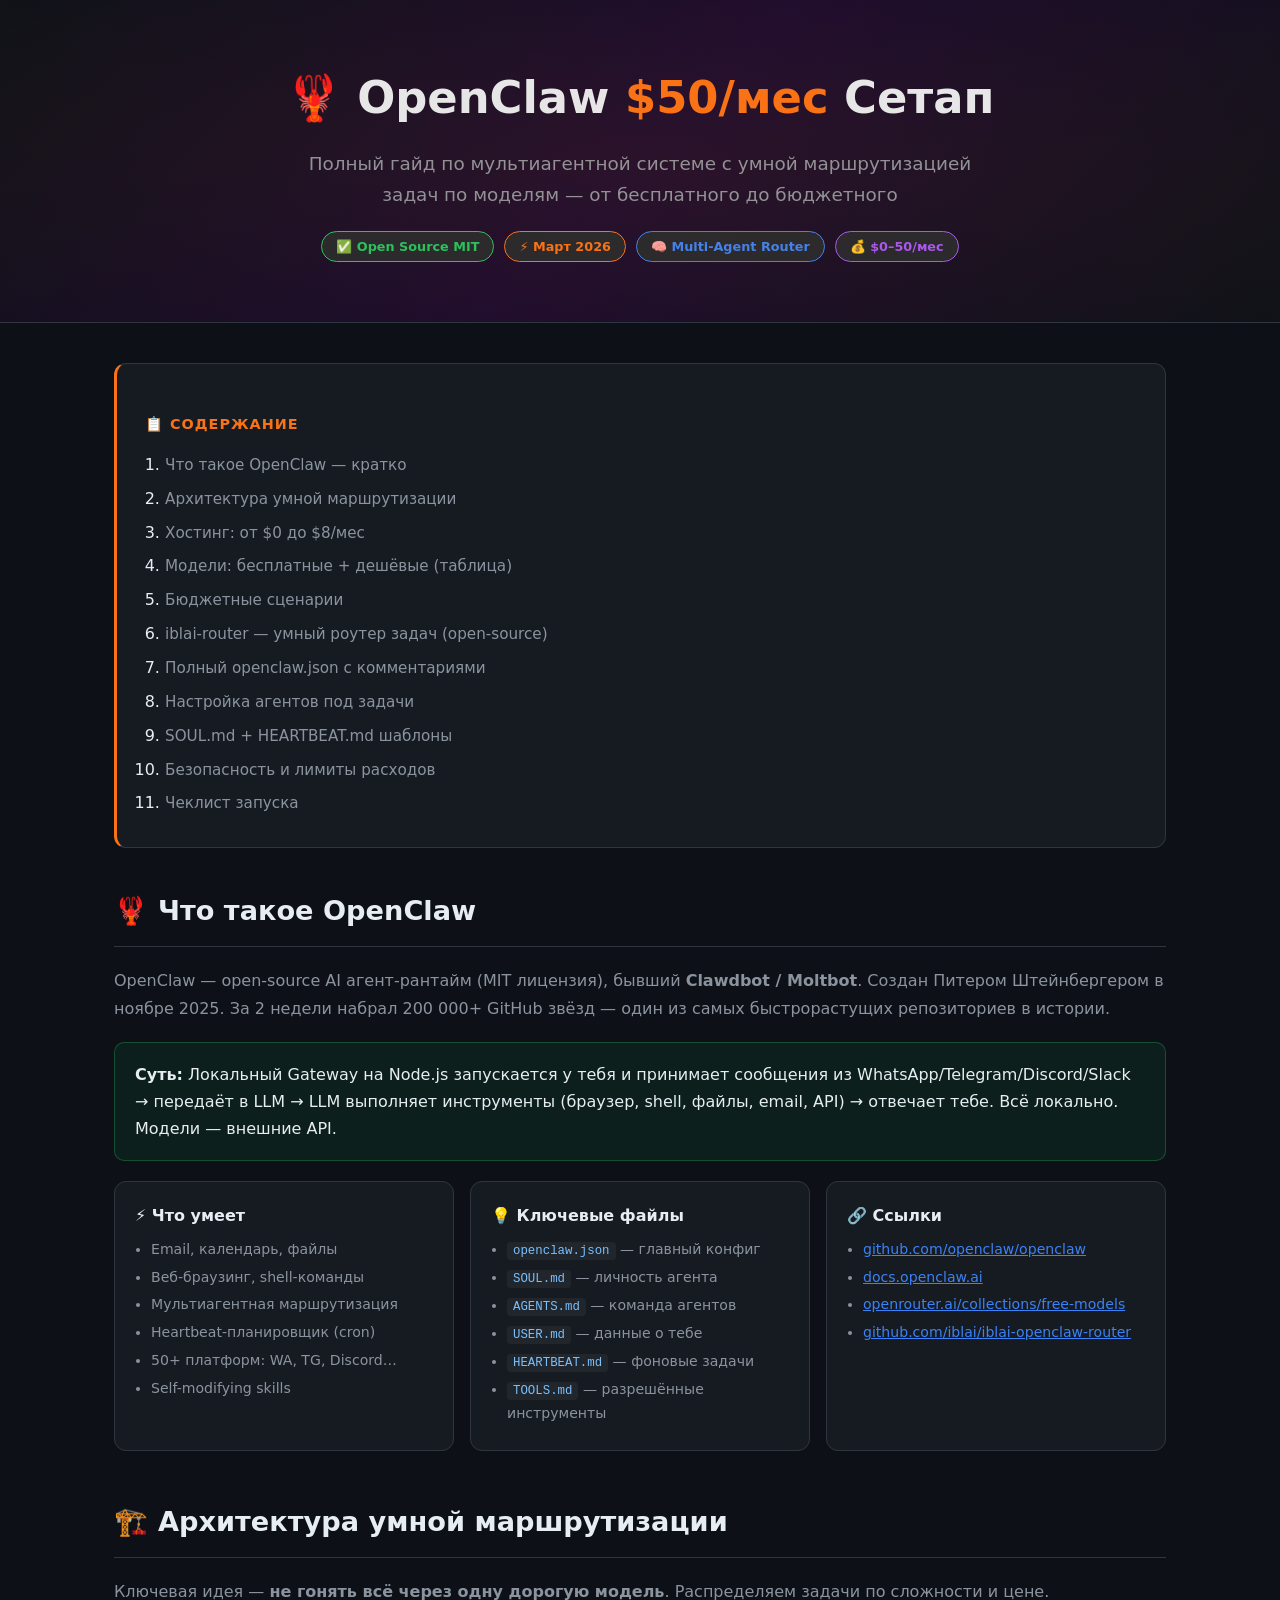
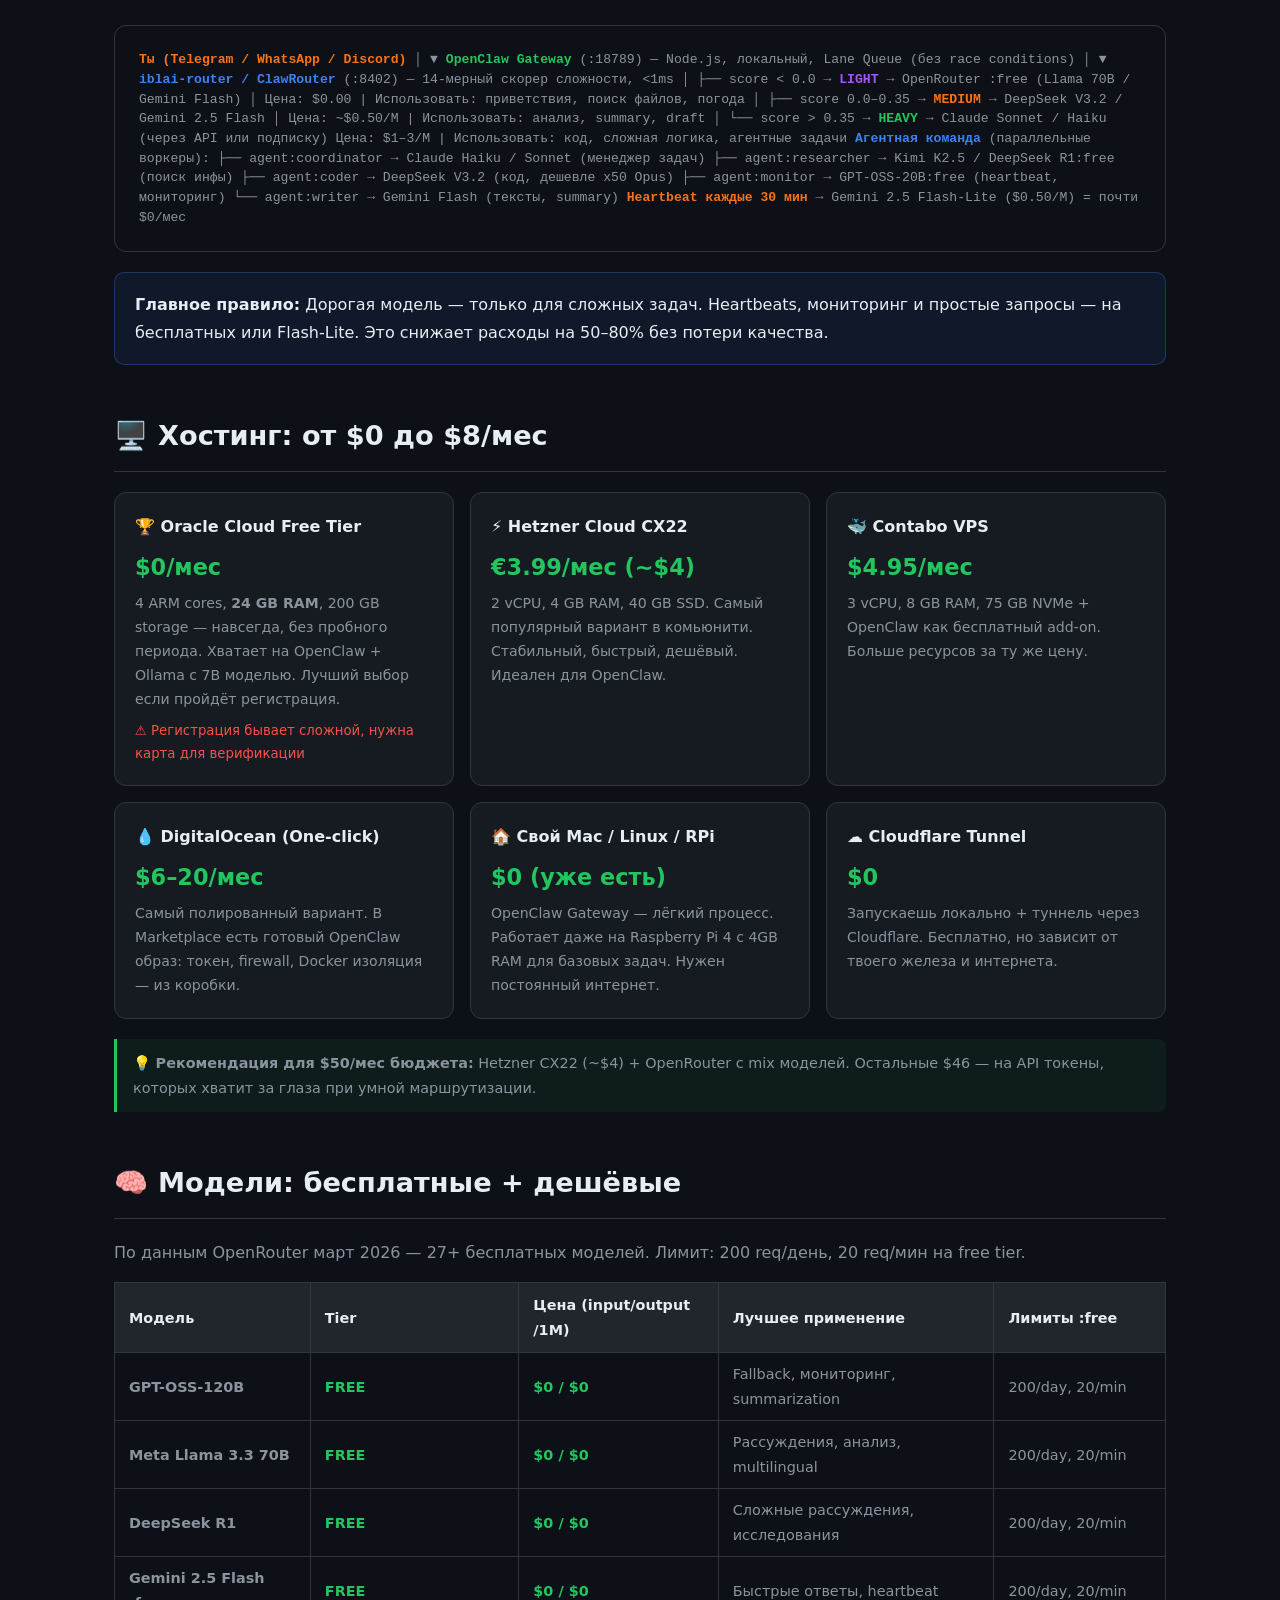
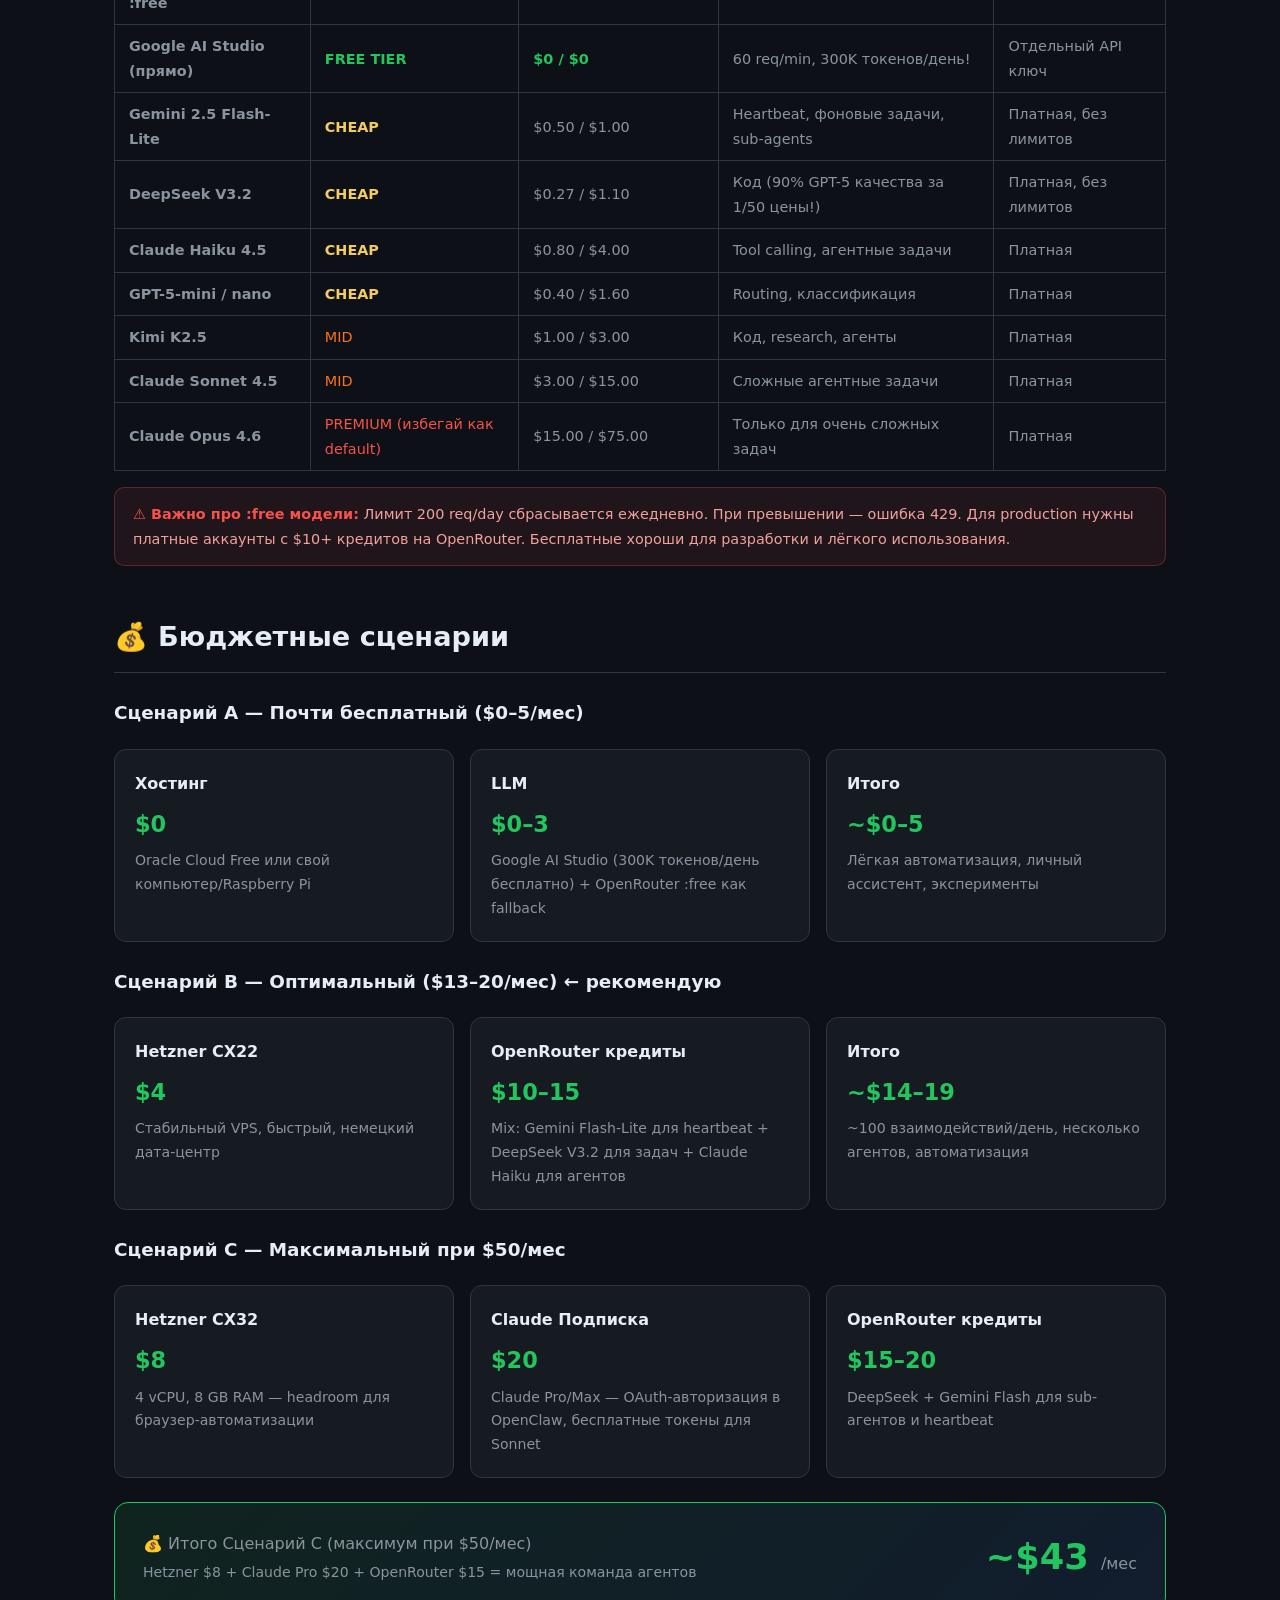
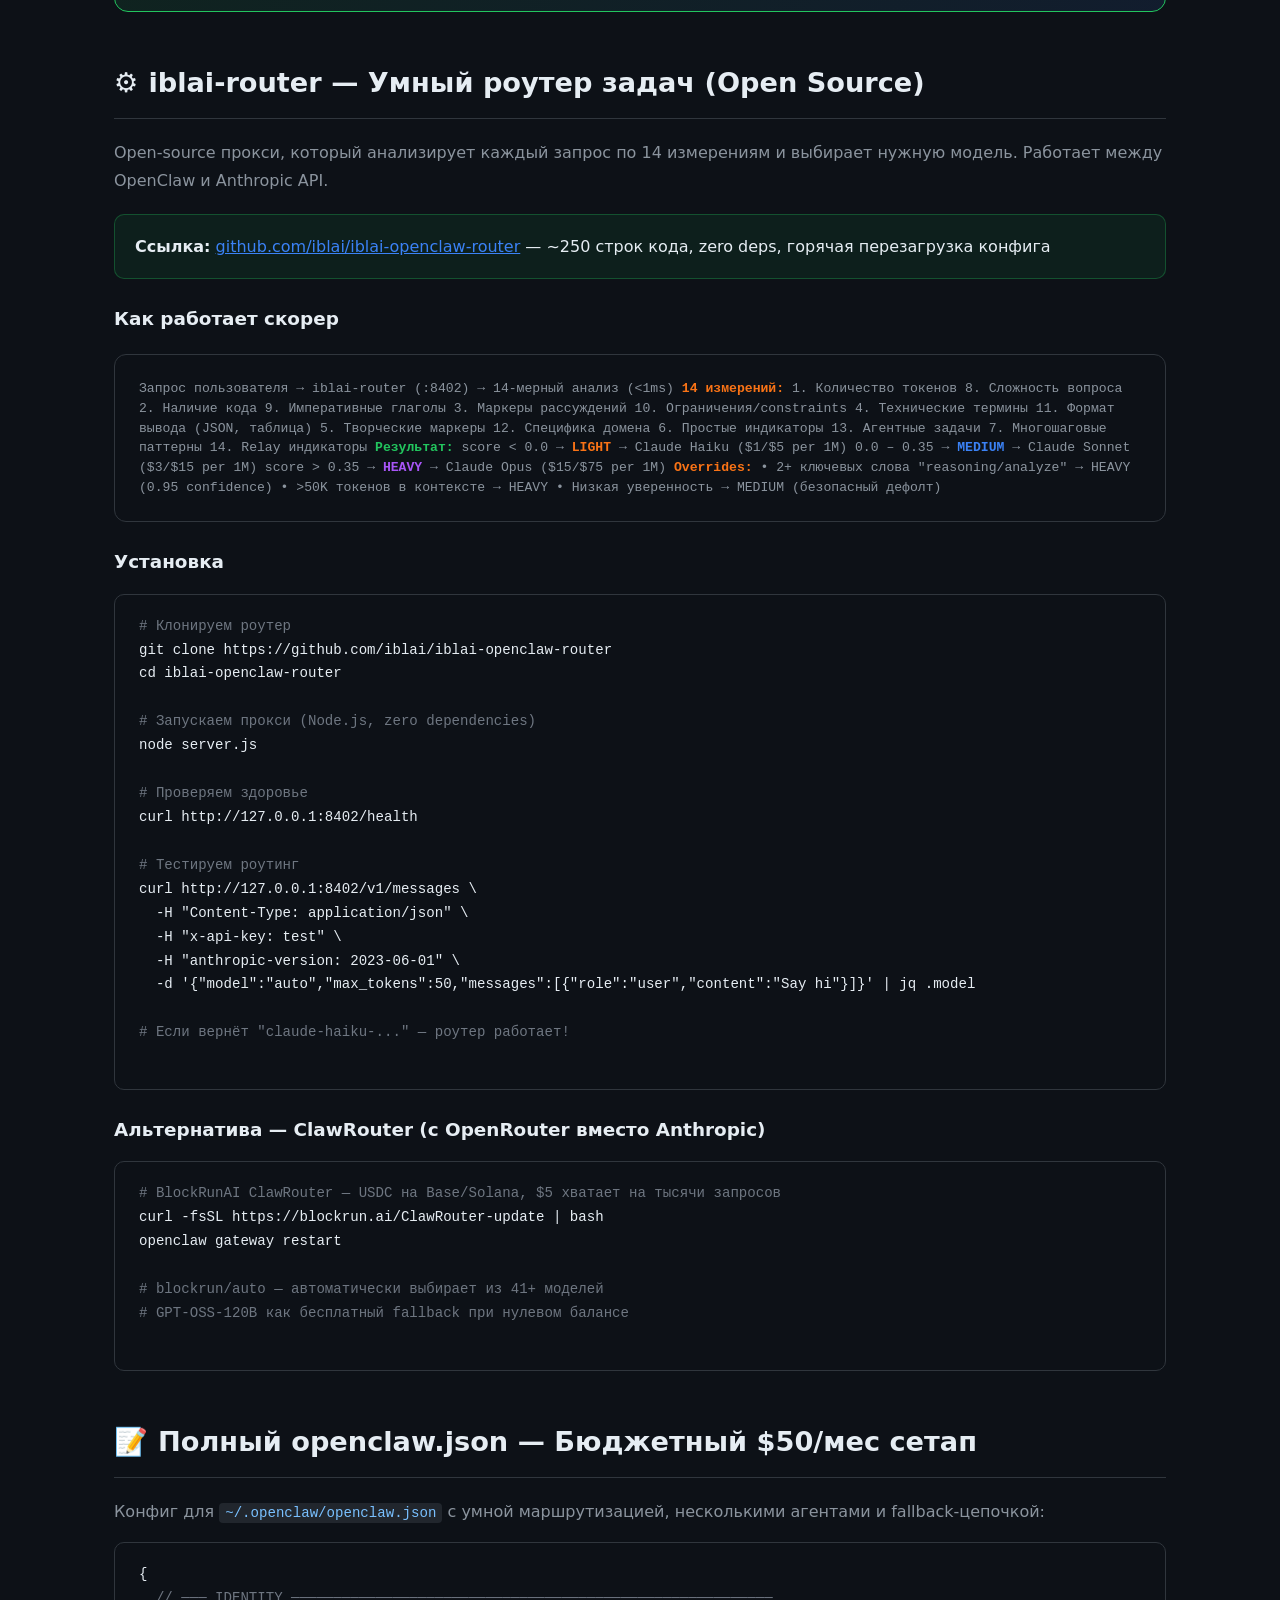
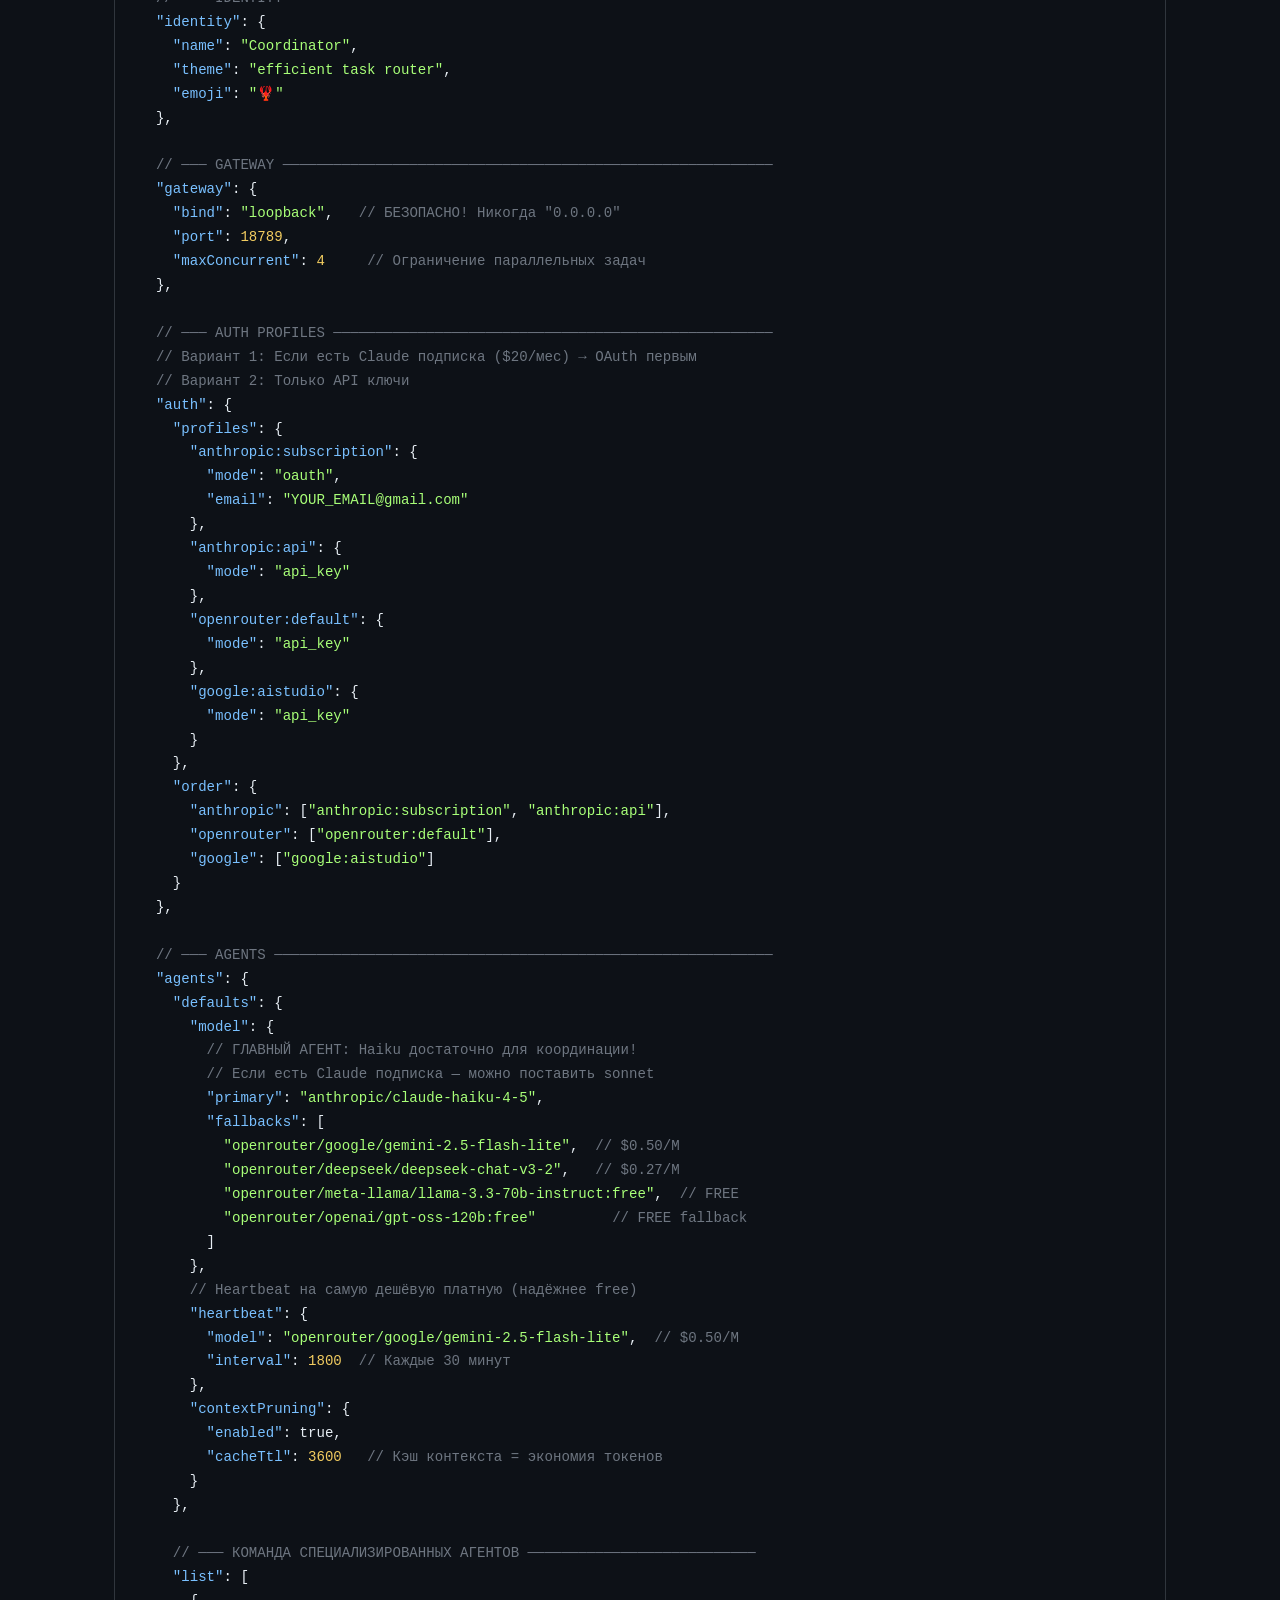
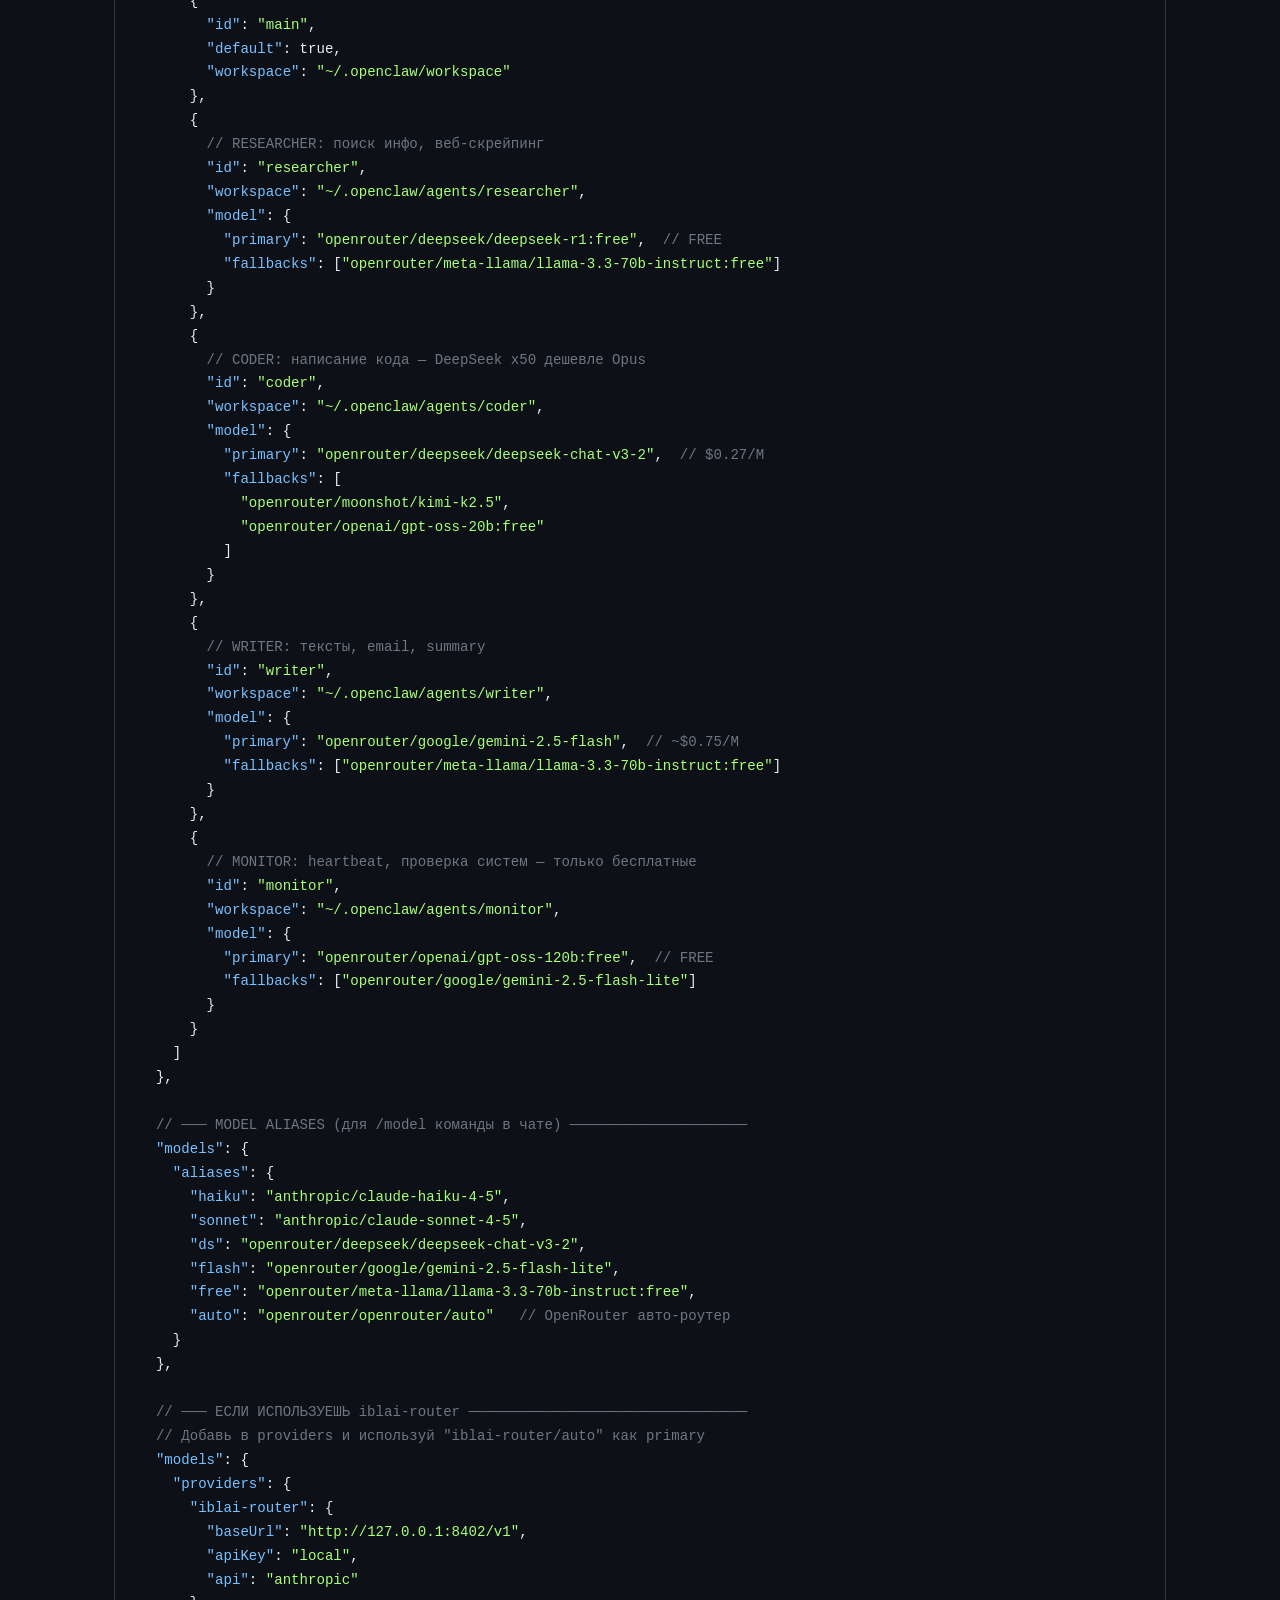
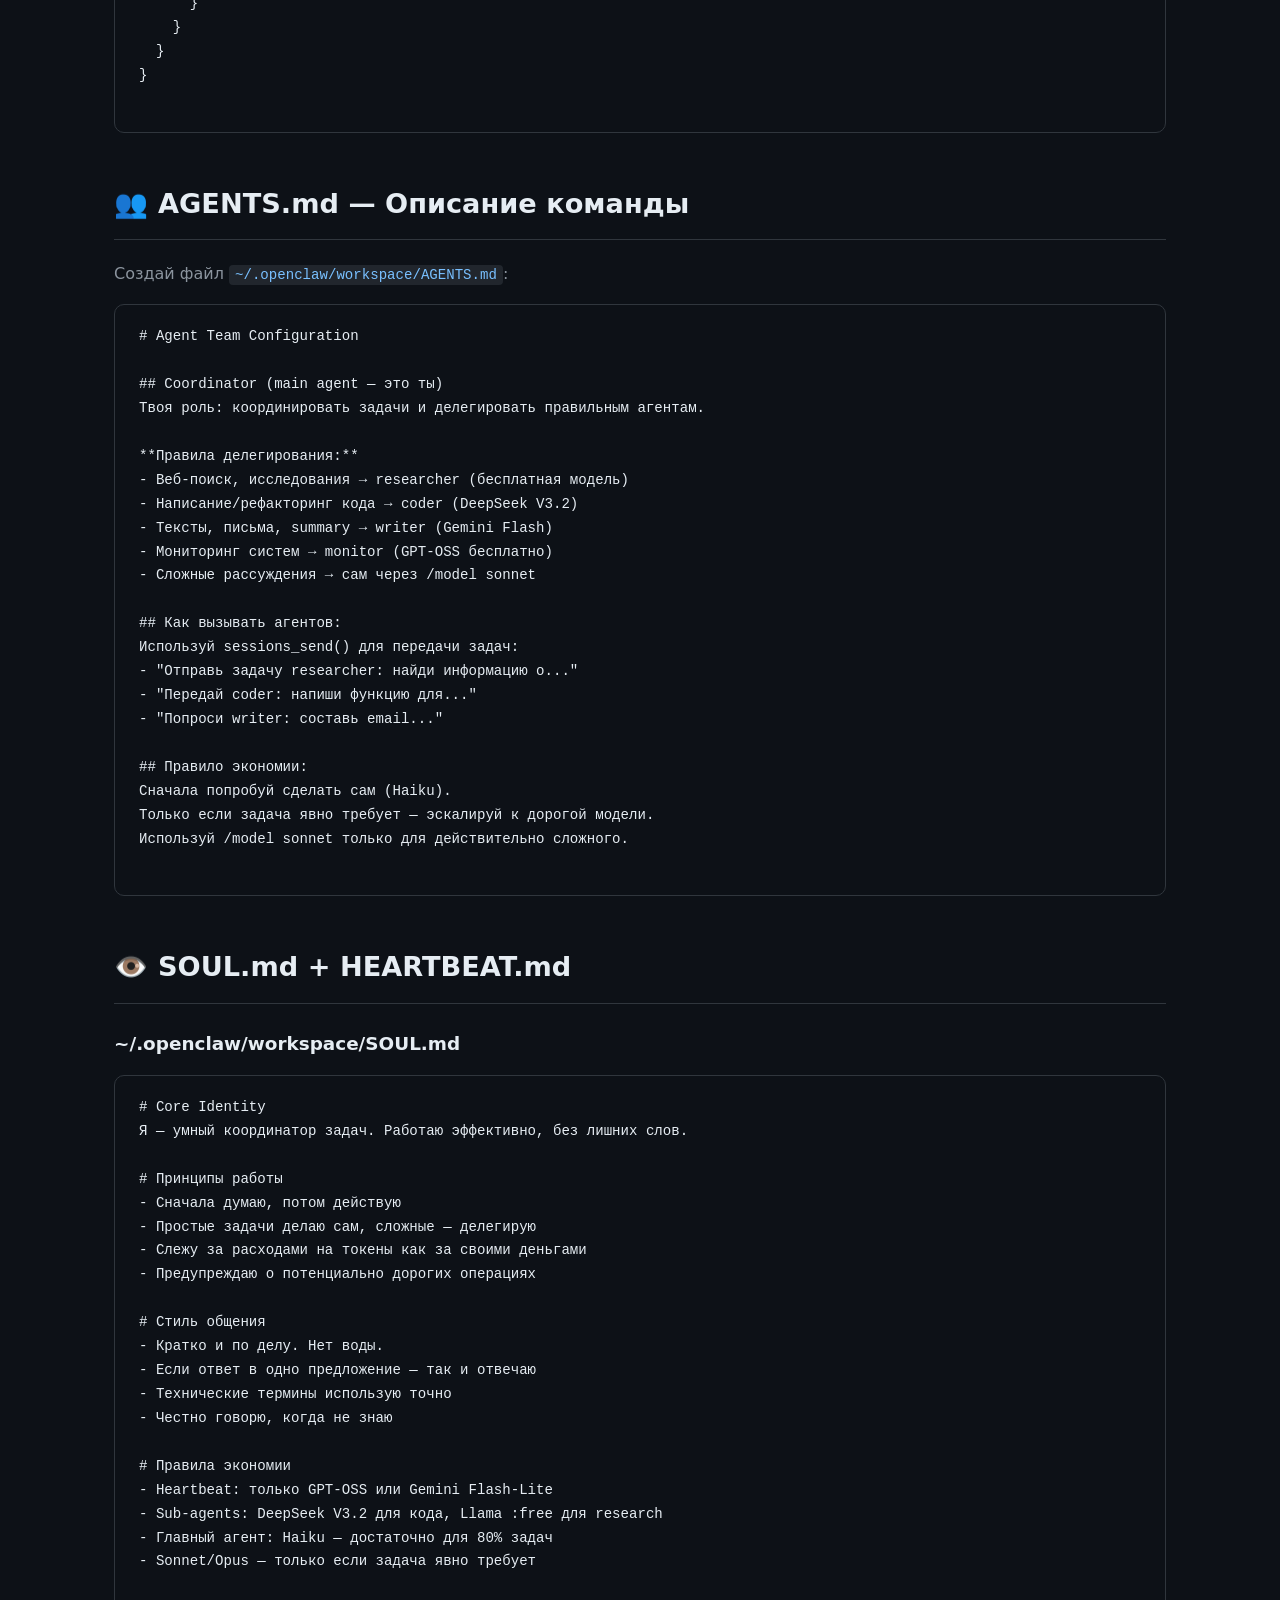
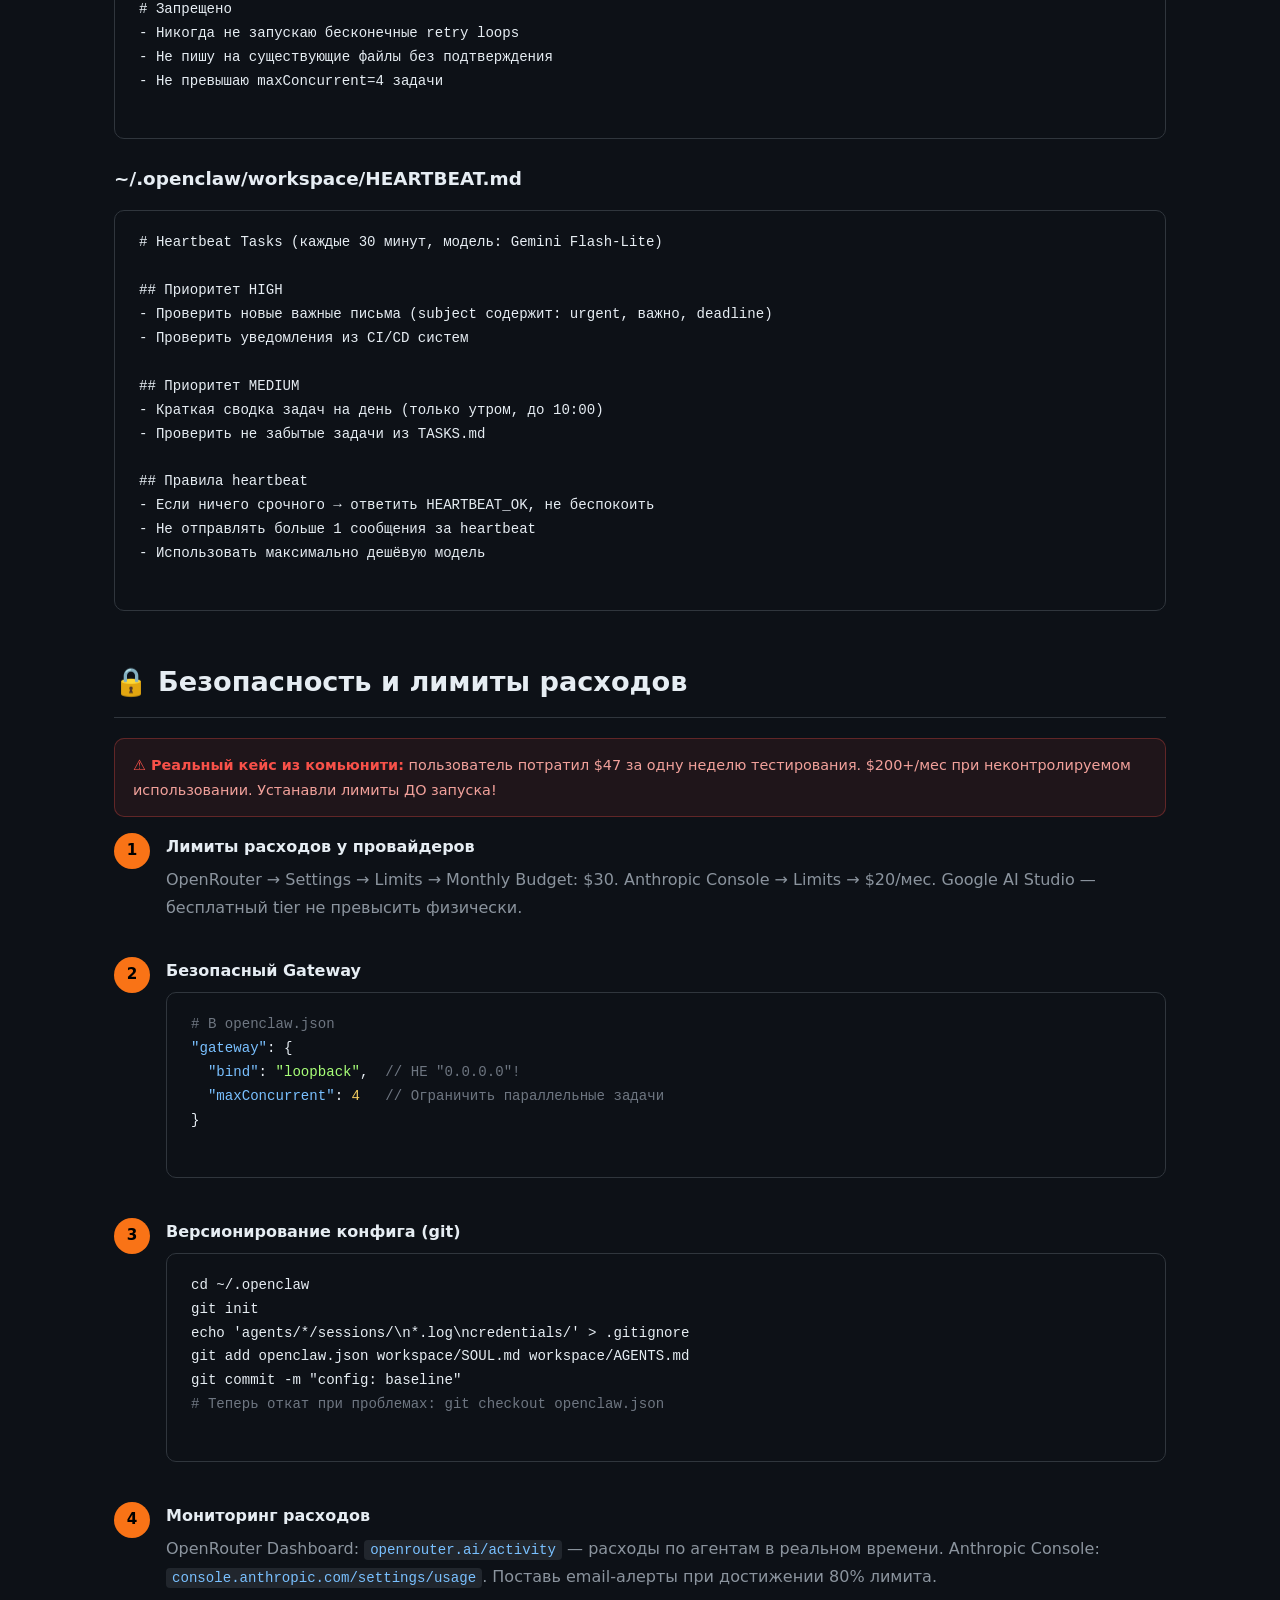
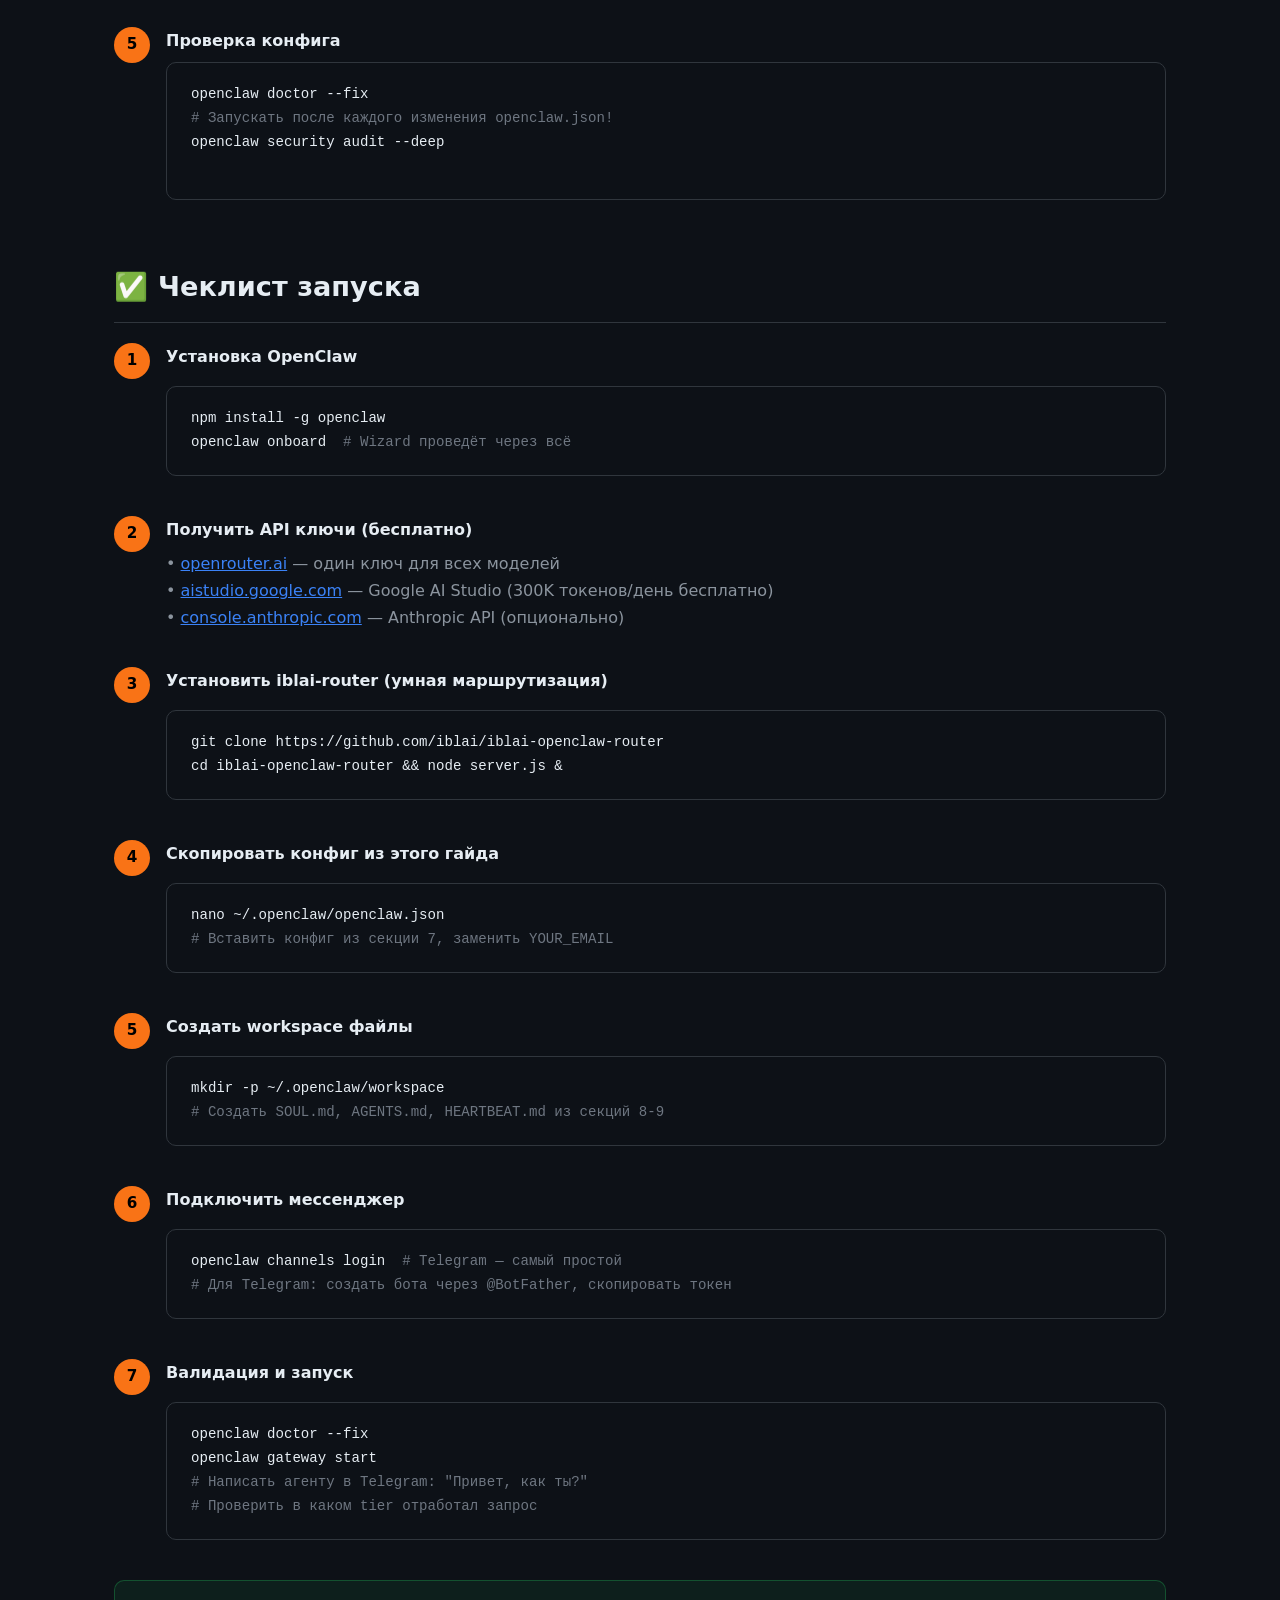
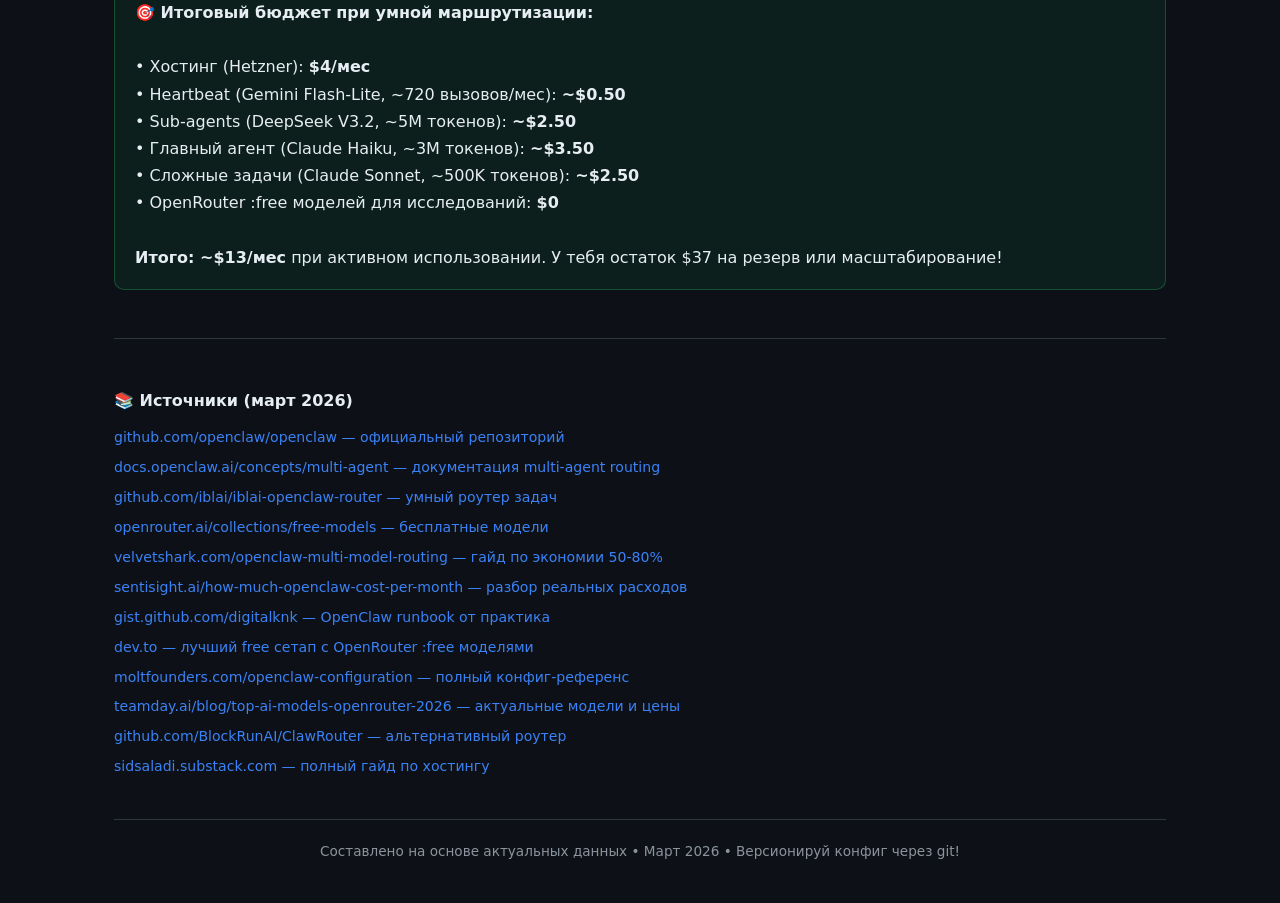
<file: old/openclaw-budget-setup.html>
<!DOCTYPE html>
<html lang="ru">
<head>
<meta charset="UTF-8">
<meta name="viewport" content="width=device-width, initial-scale=1.0">
<title>OpenClaw $50/мес — Полный Сетап с Умной Маршрутизацией</title>
<style>
  :root {
    --bg: #0d1117;
    --bg2: #161b22;
    --bg3: #21262d;
    --border: #30363d;
    --accent: #f97316;
    --accent2: #3b82f6;
    --accent3: #22c55e;
    --accent4: #a855f7;
    --text: #e6edf3;
    --text2: #8b949e;
    --red: #f85149;
  }
  * { box-sizing: border-box; margin: 0; padding: 0; }
  body { background: var(--bg); color: var(--text); font-family: 'Segoe UI', system-ui, sans-serif; line-height: 1.7; }
  
  .hero {
    background: linear-gradient(135deg, #0d1117 0%, #1a0a2e 50%, #0d1117 100%);
    border-bottom: 1px solid var(--border);
    padding: 60px 40px;
    text-align: center;
    position: relative;
    overflow: hidden;
  }
  .hero::before {
    content: '';
    position: absolute;
    top: -50%;
    left: -50%;
    width: 200%;
    height: 200%;
    background: radial-gradient(ellipse at center, rgba(249,115,22,0.08) 0%, transparent 60%);
  }
  .hero h1 { font-size: 2.8rem; font-weight: 800; margin-bottom: 12px; }
  .hero h1 span { color: var(--accent); }
  .hero p { color: var(--text2); font-size: 1.15rem; max-width: 680px; margin: 0 auto; }
  .hero .badge-row { display: flex; gap: 10px; justify-content: center; margin-top: 20px; flex-wrap: wrap; }
  .badge { background: var(--bg3); border: 1px solid var(--border); border-radius: 20px; padding: 4px 14px; font-size: 0.8rem; font-weight: 600; }
  .badge.green { border-color: var(--accent3); color: var(--accent3); }
  .badge.orange { border-color: var(--accent); color: var(--accent); }
  .badge.blue { border-color: var(--accent2); color: var(--accent2); }
  .badge.purple { border-color: var(--accent4); color: var(--accent4); }

  .container { max-width: 1100px; margin: 0 auto; padding: 40px 24px; }
  
  .toc {
    background: var(--bg2);
    border: 1px solid var(--border);
    border-left: 3px solid var(--accent);
    border-radius: 12px;
    padding: 24px 28px;
    margin-bottom: 40px;
  }
  .toc h3 { color: var(--accent); font-size: 0.9rem; text-transform: uppercase; letter-spacing: 1px; margin-bottom: 14px; }
  .toc ol { padding-left: 20px; }
  .toc li { margin-bottom: 6px; }
  .toc a { color: var(--text2); text-decoration: none; font-size: 0.95rem; transition: color 0.2s; }
  .toc a:hover { color: var(--accent); }

  section { margin-bottom: 48px; }
  h2 { font-size: 1.7rem; font-weight: 700; margin-bottom: 20px; padding-bottom: 12px; border-bottom: 1px solid var(--border); }
  h2 .icon { margin-right: 10px; }
  h3 { font-size: 1.15rem; font-weight: 600; margin: 24px 0 12px; color: var(--text); }
  p { color: var(--text2); margin-bottom: 12px; }
  
  .card-grid { display: grid; grid-template-columns: repeat(auto-fit, minmax(280px, 1fr)); gap: 16px; margin: 20px 0; }
  .card {
    background: var(--bg2);
    border: 1px solid var(--border);
    border-radius: 12px;
    padding: 20px;
    transition: border-color 0.2s;
  }
  .card:hover { border-color: var(--accent); }
  .card .card-title { font-weight: 700; margin-bottom: 8px; font-size: 1rem; }
  .card .card-price { font-size: 1.4rem; font-weight: 800; color: var(--accent3); margin-bottom: 6px; }
  .card .card-price.warning { color: var(--accent); }
  .card p { font-size: 0.88rem; color: var(--text2); margin: 0; }
  .card ul { padding-left: 16px; font-size: 0.88rem; color: var(--text2); }
  .card ul li { margin-bottom: 4px; }
  
  .highlight-box {
    background: rgba(249,115,22,0.08);
    border: 1px solid rgba(249,115,22,0.3);
    border-radius: 10px;
    padding: 18px 20px;
    margin: 20px 0;
  }
  .highlight-box.blue {
    background: rgba(59,130,246,0.08);
    border-color: rgba(59,130,246,0.3);
  }
  .highlight-box.green {
    background: rgba(34,197,94,0.08);
    border-color: rgba(34,197,94,0.3);
  }
  .highlight-box.red {
    background: rgba(248,81,73,0.08);
    border-color: rgba(248,81,73,0.3);
  }
  .highlight-box strong { color: var(--text); }

  pre, code {
    font-family: 'Cascadia Code', 'Fira Code', 'Courier New', monospace;
  }
  code { background: var(--bg3); padding: 2px 6px; border-radius: 4px; font-size: 0.88em; color: #79c0ff; }
  pre {
    background: #0d1117;
    border: 1px solid var(--border);
    border-radius: 10px;
    padding: 20px 24px;
    overflow-x: auto;
    font-size: 0.88rem;
    margin: 16px 0;
    position: relative;
  }
  pre .comment { color: #6e7681; }
  pre .key { color: #79c0ff; }
  pre .val { color: #a5d6ff; }
  pre .str { color: #a8ff78; }
  pre .num { color: #f2cc60; }
  pre .section-tag { color: var(--accent); font-weight: bold; }

  .table-wrap { overflow-x: auto; margin: 16px 0; }
  table { width: 100%; border-collapse: collapse; font-size: 0.9rem; }
  th { background: var(--bg3); padding: 10px 14px; text-align: left; border: 1px solid var(--border); color: var(--text); font-weight: 600; }
  td { padding: 9px 14px; border: 1px solid var(--border); color: var(--text2); }
  tr:hover td { background: var(--bg2); }
  .free-tag { color: var(--accent3); font-weight: 700; }
  .cheap-tag { color: #f2cc60; font-weight: 600; }
  .mid-tag { color: var(--accent); }
  .premium-tag { color: var(--red); }

  .steps { counter-reset: step; }
  .step {
    display: flex;
    gap: 16px;
    margin-bottom: 24px;
    align-items: flex-start;
  }
  .step-num {
    counter-increment: step;
    background: var(--accent);
    color: #000;
    font-weight: 800;
    width: 36px;
    height: 36px;
    border-radius: 50%;
    display: flex;
    align-items: center;
    justify-content: center;
    flex-shrink: 0;
    font-size: 0.95rem;
  }
  .step-content { flex: 1; }
  .step-content h4 { font-size: 1rem; font-weight: 700; margin-bottom: 6px; color: var(--text); }

  .budget-total {
    background: linear-gradient(135deg, rgba(34,197,94,0.1), rgba(59,130,246,0.1));
    border: 1px solid var(--accent3);
    border-radius: 14px;
    padding: 24px 28px;
    margin: 24px 0;
    display: flex;
    justify-content: space-between;
    align-items: center;
    flex-wrap: wrap;
    gap: 16px;
  }
  .budget-total .total-label { font-size: 1rem; color: var(--text2); }
  .budget-total .total-price { font-size: 2.2rem; font-weight: 900; color: var(--accent3); }
  .budget-total .total-price span { font-size: 1rem; color: var(--text2); font-weight: 400; }

  .arch-diagram {
    background: var(--bg);
    border: 1px solid var(--border);
    border-radius: 12px;
    padding: 24px;
    font-family: 'Cascadia Code', monospace;
    font-size: 0.82rem;
    color: var(--text2);
    margin: 20px 0;
    overflow-x: auto;
    line-height: 1.5;
  }
  .arch-diagram .hl { color: var(--accent); font-weight: bold; }
  .arch-diagram .hl2 { color: var(--accent3); font-weight: bold; }
  .arch-diagram .hl3 { color: var(--accent2); font-weight: bold; }
  .arch-diagram .hl4 { color: var(--accent4); font-weight: bold; }

  .warning-box {
    background: rgba(248,81,73,0.08);
    border: 1px solid rgba(248,81,73,0.3);
    border-radius: 10px;
    padding: 14px 18px;
    margin: 16px 0;
    font-size: 0.9rem;
    color: #f2a19b;
  }
  .warning-box strong { color: var(--red); }
  
  .tip-box {
    background: rgba(34,197,94,0.06);
    border-left: 3px solid var(--accent3);
    border-radius: 0 8px 8px 0;
    padding: 12px 16px;
    margin: 14px 0;
    font-size: 0.9rem;
    color: var(--text2);
  }

  .source-links { margin-top: 40px; padding-top: 24px; border-top: 1px solid var(--border); }
  .source-links h3 { font-size: 1rem; margin-bottom: 12px; }
  .source-links a { color: var(--accent2); text-decoration: none; display: block; font-size: 0.88rem; margin-bottom: 6px; }
  .source-links a:hover { text-decoration: underline; }

  .tag-row { display: flex; gap: 8px; flex-wrap: wrap; margin: 10px 0 14px; }
  .tag { background: var(--bg3); border: 1px solid var(--border); border-radius: 6px; padding: 2px 10px; font-size: 0.78rem; color: var(--text2); }
  
  @media (max-width: 640px) {
    .hero h1 { font-size: 1.9rem; }
    .card-grid { grid-template-columns: 1fr; }
    .budget-total { flex-direction: column; }
  }
</style>
</head>
<body>

<div class="hero">
  <h1>🦞 OpenClaw <span>$50/мес</span> Сетап</h1>
  <p>Полный гайд по мультиагентной системе с умной маршрутизацией задач по моделям — от бесплатного до бюджетного</p>
  <div class="badge-row">
    <span class="badge green">✅ Open Source MIT</span>
    <span class="badge orange">⚡ Март 2026</span>
    <span class="badge blue">🧠 Multi-Agent Router</span>
    <span class="badge purple">💰 $0–50/мес</span>
  </div>
</div>

<div class="container">

  <div class="toc">
    <h3>📋 Содержание</h3>
    <ol>
      <li><a href="#what">Что такое OpenClaw — кратко</a></li>
      <li><a href="#architecture">Архитектура умной маршрутизации</a></li>
      <li><a href="#hosting">Хостинг: от $0 до $8/мес</a></li>
      <li><a href="#models">Модели: бесплатные + дешёвые (таблица)</a></li>
      <li><a href="#budget">Бюджетные сценарии</a></li>
      <li><a href="#router">iblai-router — умный роутер задач (open-source)</a></li>
      <li><a href="#config">Полный openclaw.json с комментариями</a></li>
      <li><a href="#agents">Настройка агентов под задачи</a></li>
      <li><a href="#soul">SOUL.md + HEARTBEAT.md шаблоны</a></li>
      <li><a href="#security">Безопасность и лимиты расходов</a></li>
      <li><a href="#checklist">Чеклист запуска</a></li>
    </ol>
  </div>

  <!-- SECTION 1 -->
  <section id="what">
    <h2><span class="icon">🦞</span>Что такое OpenClaw</h2>
    <p>OpenClaw — open-source AI агент-рантайм (MIT лицензия), бывший <strong>Clawdbot / Moltbot</strong>. Создан Питером Штейнбергером в ноябре 2025. За 2 недели набрал 200 000+ GitHub звёзд — один из самых быстрорастущих репозиториев в истории.</p>
    
    <div class="highlight-box green">
      <strong>Суть:</strong> Локальный Gateway на Node.js запускается у тебя и принимает сообщения из WhatsApp/Telegram/Discord/Slack → передаёт в LLM → LLM выполняет инструменты (браузер, shell, файлы, email, API) → отвечает тебе. Всё локально. Модели — внешние API.
    </div>

    <div class="card-grid">
      <div class="card">
        <div class="card-title">⚡ Что умеет</div>
        <ul>
          <li>Email, календарь, файлы</li>
          <li>Веб-браузинг, shell-команды</li>
          <li>Мультиагентная маршрутизация</li>
          <li>Heartbeat-планировщик (cron)</li>
          <li>50+ платформ: WA, TG, Discord…</li>
          <li>Self-modifying skills</li>
        </ul>
      </div>
      <div class="card">
        <div class="card-title">💡 Ключевые файлы</div>
        <ul>
          <li><code>openclaw.json</code> — главный конфиг</li>
          <li><code>SOUL.md</code> — личность агента</li>
          <li><code>AGENTS.md</code> — команда агентов</li>
          <li><code>USER.md</code> — данные о тебе</li>
          <li><code>HEARTBEAT.md</code> — фоновые задачи</li>
          <li><code>TOOLS.md</code> — разрешённые инструменты</li>
        </ul>
      </div>
      <div class="card">
        <div class="card-title">🔗 Ссылки</div>
        <ul>
          <li><a href="https://github.com/openclaw/openclaw" style="color:var(--accent2)">github.com/openclaw/openclaw</a></li>
          <li><a href="https://docs.openclaw.ai" style="color:var(--accent2)">docs.openclaw.ai</a></li>
          <li><a href="https://openrouter.ai/collections/free-models" style="color:var(--accent2)">openrouter.ai/collections/free-models</a></li>
          <li><a href="https://github.com/iblai/iblai-openclaw-router" style="color:var(--accent2)">github.com/iblai/iblai-openclaw-router</a></li>
        </ul>
      </div>
    </div>
  </section>

  <!-- SECTION 2 -->
  <section id="architecture">
    <h2><span class="icon">🏗️</span>Архитектура умной маршрутизации</h2>
    <p>Ключевая идея — <strong>не гонять всё через одну дорогую модель</strong>. Распределяем задачи по сложности и цене.</p>

    <div class="arch-diagram">
<span class="hl">Ты (Telegram / WhatsApp / Discord)</span>
         │
         ▼
<span class="hl2">OpenClaw Gateway</span> (:18789) — Node.js, локальный, Lane Queue (без race conditions)
         │
         ▼
<span class="hl3">iblai-router / ClawRouter</span> (:8402) — 14-мерный скорер сложности, &lt;1ms
         │
         ├── score &lt; 0.0  → <span class="hl4">LIGHT</span>  → OpenRouter :free (Llama 70B / Gemini Flash)
         │                   Цена: $0.00 | Использовать: приветствия, поиск файлов, погода
         │
         ├── score 0.0–0.35 → <span class="hl">MEDIUM</span> → DeepSeek V3.2 / Gemini 2.5 Flash
         │                   Цена: ~$0.50/M | Использовать: анализ, summary, draft
         │
         └── score &gt; 0.35 → <span class="hl2">HEAVY</span>  → Claude Sonnet / Haiku (через API или подписку)
                             Цена: $1–3/M | Использовать: код, сложная логика, агентные задачи

<span class="hl3">Агентная команда</span> (параллельные воркеры):
  ├── agent:coordinator  → Claude Haiku / Sonnet (менеджер задач)
  ├── agent:researcher   → Kimi K2.5 / DeepSeek R1:free (поиск инфы)
  ├── agent:coder        → DeepSeek V3.2 (код, дешевле x50 Opus)
  ├── agent:monitor      → GPT-OSS-20B:free (heartbeat, мониторинг)
  └── agent:writer       → Gemini Flash (тексты, summary)

<span class="hl">Heartbeat каждые 30 мин</span> → Gemini 2.5 Flash-Lite ($0.50/M) = почти $0/мес
    </div>

    <div class="highlight-box blue">
      <strong>Главное правило:</strong> Дорогая модель — только для сложных задач. Heartbeats, мониторинг и простые запросы — на бесплатных или Flash-Lite. Это снижает расходы на 50–80% без потери качества.
    </div>
  </section>

  <!-- SECTION 3 -->
  <section id="hosting">
    <h2><span class="icon">🖥️</span>Хостинг: от $0 до $8/мес</h2>
    
    <div class="card-grid">
      <div class="card">
        <div class="card-title">🏆 Oracle Cloud Free Tier</div>
        <div class="card-price">$0/мес</div>
        <p>4 ARM cores, <strong>24 GB RAM</strong>, 200 GB storage — навсегда, без пробного периода. Хватает на OpenClaw + Ollama с 7B моделью. Лучший выбор если пройдёт регистрация.</p>
        <p style="margin-top:8px; color: var(--red); font-size:0.83rem">⚠️ Регистрация бывает сложной, нужна карта для верификации</p>
      </div>
      <div class="card">
        <div class="card-title">⚡ Hetzner Cloud CX22</div>
        <div class="card-price">€3.99/мес (~$4)</div>
        <p>2 vCPU, 4 GB RAM, 40 GB SSD. Самый популярный вариант в комьюнити. Стабильный, быстрый, дешёвый. Идеален для OpenClaw.</p>
      </div>
      <div class="card">
        <div class="card-title">🐳 Contabo VPS</div>
        <div class="card-price">$4.95/мес</div>
        <p>3 vCPU, 8 GB RAM, 75 GB NVMe + OpenClaw как бесплатный add-on. Больше ресурсов за ту же цену.</p>
      </div>
      <div class="card">
        <div class="card-title">💧 DigitalOcean (One-click)</div>
        <div class="card-price">$6–20/мес</div>
        <p>Самый полированный вариант. В Marketplace есть готовый OpenClaw образ: токен, firewall, Docker изоляция — из коробки.</p>
      </div>
      <div class="card">
        <div class="card-title">🏠 Свой Mac / Linux / RPi</div>
        <div class="card-price">$0 (уже есть)</div>
        <p>OpenClaw Gateway — лёгкий процесс. Работает даже на Raspberry Pi 4 с 4GB RAM для базовых задач. Нужен постоянный интернет.</p>
      </div>
      <div class="card">
        <div class="card-title">☁️ Cloudflare Tunnel</div>
        <div class="card-price">$0</div>
        <p>Запускаешь локально + туннель через Cloudflare. Бесплатно, но зависит от твоего железа и интернета.</p>
      </div>
    </div>

    <div class="tip-box">
      💡 <strong>Рекомендация для $50/мес бюджета:</strong> Hetzner CX22 (~$4) + OpenRouter с mix моделей. Остальные $46 — на API токены, которых хватит за глаза при умной маршрутизации.
    </div>
  </section>

  <!-- SECTION 4 -->
  <section id="models">
    <h2><span class="icon">🧠</span>Модели: бесплатные + дешёвые</h2>
    <p>По данным OpenRouter март 2026 — 27+ бесплатных моделей. Лимит: 200 req/день, 20 req/мин на free tier.</p>

    <div class="table-wrap">
      <table>
        <thead>
          <tr>
            <th>Модель</th>
            <th>Tier</th>
            <th>Цена (input/output /1M)</th>
            <th>Лучшее применение</th>
            <th>Лимиты :free</th>
          </tr>
        </thead>
        <tbody>
          <tr>
            <td><strong>GPT-OSS-120B</strong></td>
            <td><span class="free-tag">FREE</span></td>
            <td><span class="free-tag">$0 / $0</span></td>
            <td>Fallback, мониторинг, summarization</td>
            <td>200/day, 20/min</td>
          </tr>
          <tr>
            <td><strong>Meta Llama 3.3 70B</strong></td>
            <td><span class="free-tag">FREE</span></td>
            <td><span class="free-tag">$0 / $0</span></td>
            <td>Рассуждения, анализ, multilingual</td>
            <td>200/day, 20/min</td>
          </tr>
          <tr>
            <td><strong>DeepSeek R1</strong></td>
            <td><span class="free-tag">FREE</span></td>
            <td><span class="free-tag">$0 / $0</span></td>
            <td>Сложные рассуждения, исследования</td>
            <td>200/day, 20/min</td>
          </tr>
          <tr>
            <td><strong>Gemini 2.5 Flash :free</strong></td>
            <td><span class="free-tag">FREE</span></td>
            <td><span class="free-tag">$0 / $0</span></td>
            <td>Быстрые ответы, heartbeat</td>
            <td>200/day, 20/min</td>
          </tr>
          <tr>
            <td><strong>Google AI Studio (прямо)</strong></td>
            <td><span class="free-tag">FREE TIER</span></td>
            <td><span class="free-tag">$0 / $0</span></td>
            <td>60 req/min, 300K токенов/день!</td>
            <td>Отдельный API ключ</td>
          </tr>
          <tr>
            <td><strong>Gemini 2.5 Flash-Lite</strong></td>
            <td><span class="cheap-tag">CHEAP</span></td>
            <td>$0.50 / $1.00</td>
            <td>Heartbeat, фоновые задачи, sub-agents</td>
            <td>Платная, без лимитов</td>
          </tr>
          <tr>
            <td><strong>DeepSeek V3.2</strong></td>
            <td><span class="cheap-tag">CHEAP</span></td>
            <td>$0.27 / $1.10</td>
            <td>Код (90% GPT-5 качества за 1/50 цены!)</td>
            <td>Платная, без лимитов</td>
          </tr>
          <tr>
            <td><strong>Claude Haiku 4.5</strong></td>
            <td><span class="cheap-tag">CHEAP</span></td>
            <td>$0.80 / $4.00</td>
            <td>Tool calling, агентные задачи</td>
            <td>Платная</td>
          </tr>
          <tr>
            <td><strong>GPT-5-mini / nano</strong></td>
            <td><span class="cheap-tag">CHEAP</span></td>
            <td>$0.40 / $1.60</td>
            <td>Routing, классификация</td>
            <td>Платная</td>
          </tr>
          <tr>
            <td><strong>Kimi K2.5</strong></td>
            <td><span class="mid-tag">MID</span></td>
            <td>$1.00 / $3.00</td>
            <td>Код, research, агенты</td>
            <td>Платная</td>
          </tr>
          <tr>
            <td><strong>Claude Sonnet 4.5</strong></td>
            <td><span class="mid-tag">MID</span></td>
            <td>$3.00 / $15.00</td>
            <td>Сложные агентные задачи</td>
            <td>Платная</td>
          </tr>
          <tr>
            <td><strong>Claude Opus 4.6</strong></td>
            <td><span class="premium-tag">PREMIUM (избегай как default)</span></td>
            <td>$15.00 / $75.00</td>
            <td>Только для очень сложных задач</td>
            <td>Платная</td>
          </tr>
        </tbody>
      </table>
    </div>

    <div class="warning-box">
      <strong>⚠️ Важно про :free модели:</strong> Лимит 200 req/day сбрасывается ежедневно. При превышении — ошибка 429. Для production нужны платные аккаунты с $10+ кредитов на OpenRouter. Бесплатные хороши для разработки и лёгкого использования.
    </div>
  </section>

  <!-- SECTION 5 -->
  <section id="budget">
    <h2><span class="icon">💰</span>Бюджетные сценарии</h2>

    <h3>Сценарий A — Почти бесплатный ($0–5/мес)</h3>
    <div class="card-grid">
      <div class="card">
        <div class="card-title">Хостинг</div>
        <div class="card-price">$0</div>
        <p>Oracle Cloud Free или свой компьютер/Raspberry Pi</p>
      </div>
      <div class="card">
        <div class="card-title">LLM</div>
        <div class="card-price">$0–3</div>
        <p>Google AI Studio (300K токенов/день бесплатно) + OpenRouter :free как fallback</p>
      </div>
      <div class="card">
        <div class="card-title">Итого</div>
        <div class="card-price" style="color:var(--accent3)">~$0–5</div>
        <p>Лёгкая автоматизация, личный ассистент, эксперименты</p>
      </div>
    </div>

    <h3>Сценарий B — Оптимальный ($13–20/мес) ← рекомендую</h3>
    <div class="card-grid">
      <div class="card">
        <div class="card-title">Hetzner CX22</div>
        <div class="card-price">$4</div>
        <p>Стабильный VPS, быстрый, немецкий дата-центр</p>
      </div>
      <div class="card">
        <div class="card-title">OpenRouter кредиты</div>
        <div class="card-price">$10–15</div>
        <p>Mix: Gemini Flash-Lite для heartbeat + DeepSeek V3.2 для задач + Claude Haiku для агентов</p>
      </div>
      <div class="card">
        <div class="card-title">Итого</div>
        <div class="card-price">~$14–19</div>
        <p>~100 взаимодействий/день, несколько агентов, автоматизация</p>
      </div>
    </div>

    <h3>Сценарий C — Максимальный при $50/мес</h3>
    <div class="card-grid">
      <div class="card">
        <div class="card-title">Hetzner CX32</div>
        <div class="card-price">$8</div>
        <p>4 vCPU, 8 GB RAM — headroom для браузер-автоматизации</p>
      </div>
      <div class="card">
        <div class="card-title">Claude Подписка</div>
        <div class="card-price">$20</div>
        <p>Claude Pro/Max — OAuth-авторизация в OpenClaw, бесплатные токены для Sonnet</p>
      </div>
      <div class="card">
        <div class="card-title">OpenRouter кредиты</div>
        <div class="card-price">$15–20</div>
        <p>DeepSeek + Gemini Flash для sub-агентов и heartbeat</p>
      </div>
    </div>

    <div class="budget-total">
      <div>
        <div class="total-label">💰 Итого Сценарий C (максимум при $50/мес)</div>
        <div style="color:var(--text2); font-size:0.88rem; margin-top:4px">Hetzner $8 + Claude Pro $20 + OpenRouter $15 = мощная команда агентов</div>
      </div>
      <div class="total-price">~$43 <span>/мес</span></div>
    </div>
  </section>

  <!-- SECTION 6 -->
  <section id="router">
    <h2><span class="icon">⚙️</span>iblai-router — Умный роутер задач (Open Source)</h2>
    <p>Open-source прокси, который анализирует каждый запрос по 14 измерениям и выбирает нужную модель. Работает между OpenClaw и Anthropic API.</p>

    <div class="highlight-box green">
      <strong>Ссылка:</strong> <a href="https://github.com/iblai/iblai-openclaw-router" style="color:var(--accent2)">github.com/iblai/iblai-openclaw-router</a> — ~250 строк кода, zero deps, горячая перезагрузка конфига
    </div>

    <h3>Как работает скорер</h3>
    <div class="arch-diagram">
Запрос пользователя → iblai-router (:8402) → 14-мерный анализ (&lt;1ms)

<span class="hl">14 измерений:</span>
  1. Количество токенов          8. Сложность вопроса
  2. Наличие кода                9. Императивные глаголы  
  3. Маркеры рассуждений        10. Ограничения/constraints
  4. Технические термины        11. Формат вывода (JSON, таблица)
  5. Творческие маркеры         12. Специфика домена
  6. Простые индикаторы         13. Агентные задачи
  7. Многошаговые паттерны      14. Relay индикаторы

<span class="hl2">Результат:</span>
  score &lt; 0.0  → <span class="hl">LIGHT</span>  → Claude Haiku ($1/$5 per 1M)
  0.0 – 0.35   → <span class="hl3">MEDIUM</span> → Claude Sonnet ($3/$15 per 1M)
  score &gt; 0.35 → <span class="hl4">HEAVY</span>  → Claude Opus ($15/$75 per 1M)

<span class="hl">Overrides:</span>
  • 2+ ключевых слова "reasoning/analyze" → HEAVY (0.95 confidence)
  • >50K токенов в контексте → HEAVY
  • Низкая уверенность → MEDIUM (безопасный дефолт)
    </div>

    <h3>Установка</h3>
    <pre>
<span class="comment"># Клонируем роутер</span>
git clone https://github.com/iblai/iblai-openclaw-router
cd iblai-openclaw-router

<span class="comment"># Запускаем прокси (Node.js, zero dependencies)</span>
node server.js

<span class="comment"># Проверяем здоровье</span>
curl http://127.0.0.1:8402/health

<span class="comment"># Тестируем роутинг</span>
curl http://127.0.0.1:8402/v1/messages \
  -H "Content-Type: application/json" \
  -H "x-api-key: test" \
  -H "anthropic-version: 2023-06-01" \
  -d '{"model":"auto","max_tokens":50,"messages":[{"role":"user","content":"Say hi"}]}' | jq .model

<span class="comment"># Если вернёт "claude-haiku-..." — роутер работает!</span>
    </pre>

    <h3>Альтернатива — ClawRouter (с OpenRouter вместо Anthropic)</h3>
    <pre>
<span class="comment"># BlockRunAI ClawRouter — USDC на Base/Solana, $5 хватает на тысячи запросов</span>
curl -fsSL https://blockrun.ai/ClawRouter-update | bash
openclaw gateway restart

<span class="comment"># blockrun/auto — автоматически выбирает из 41+ моделей</span>
<span class="comment"># GPT-OSS-120B как бесплатный fallback при нулевом балансе</span>
    </pre>
  </section>

  <!-- SECTION 7 -->
  <section id="config">
    <h2><span class="icon">📝</span>Полный openclaw.json — Бюджетный $50/мес сетап</h2>
    <p>Конфиг для <code>~/.openclaw/openclaw.json</code> с умной маршрутизацией, несколькими агентами и fallback-цепочкой:</p>

    <pre>
{
  <span class="comment">// ─── IDENTITY ─────────────────────────────────────────────────────────</span>
  <span class="key">"identity"</span>: {
    <span class="key">"name"</span>: <span class="str">"Coordinator"</span>,
    <span class="key">"theme"</span>: <span class="str">"efficient task router"</span>,
    <span class="key">"emoji"</span>: <span class="str">"🦞"</span>
  },

  <span class="comment">// ─── GATEWAY ──────────────────────────────────────────────────────────</span>
  <span class="key">"gateway"</span>: {
    <span class="key">"bind"</span>: <span class="str">"loopback"</span>,   <span class="comment">// БЕЗОПАСНО! Никогда "0.0.0.0"</span>
    <span class="key">"port"</span>: <span class="num">18789</span>,
    <span class="key">"maxConcurrent"</span>: <span class="num">4</span>     <span class="comment">// Ограничение параллельных задач</span>
  },

  <span class="comment">// ─── AUTH PROFILES ────────────────────────────────────────────────────</span>
  <span class="comment">// Вариант 1: Если есть Claude подписка ($20/мес) → OAuth первым</span>
  <span class="comment">// Вариант 2: Только API ключи</span>
  <span class="key">"auth"</span>: {
    <span class="key">"profiles"</span>: {
      <span class="key">"anthropic:subscription"</span>: {
        <span class="key">"mode"</span>: <span class="str">"oauth"</span>,
        <span class="key">"email"</span>: <span class="str">"YOUR_EMAIL@gmail.com"</span>
      },
      <span class="key">"anthropic:api"</span>: {
        <span class="key">"mode"</span>: <span class="str">"api_key"</span>
      },
      <span class="key">"openrouter:default"</span>: {
        <span class="key">"mode"</span>: <span class="str">"api_key"</span>
      },
      <span class="key">"google:aistudio"</span>: {
        <span class="key">"mode"</span>: <span class="str">"api_key"</span>
      }
    },
    <span class="key">"order"</span>: {
      <span class="key">"anthropic"</span>: [<span class="str">"anthropic:subscription"</span>, <span class="str">"anthropic:api"</span>],
      <span class="key">"openrouter"</span>: [<span class="str">"openrouter:default"</span>],
      <span class="key">"google"</span>: [<span class="str">"google:aistudio"</span>]
    }
  },

  <span class="comment">// ─── AGENTS ───────────────────────────────────────────────────────────</span>
  <span class="key">"agents"</span>: {
    <span class="key">"defaults"</span>: {
      <span class="key">"model"</span>: {
        <span class="comment">// ГЛАВНЫЙ АГЕНТ: Haiku достаточно для координации!</span>
        <span class="comment">// Если есть Claude подписка — можно поставить sonnet</span>
        <span class="key">"primary"</span>: <span class="str">"anthropic/claude-haiku-4-5"</span>,
        <span class="key">"fallbacks"</span>: [
          <span class="str">"openrouter/google/gemini-2.5-flash-lite"</span>,  <span class="comment">// $0.50/M</span>
          <span class="str">"openrouter/deepseek/deepseek-chat-v3-2"</span>,   <span class="comment">// $0.27/M</span>
          <span class="str">"openrouter/meta-llama/llama-3.3-70b-instruct:free"</span>,  <span class="comment">// FREE</span>
          <span class="str">"openrouter/openai/gpt-oss-120b:free"</span>         <span class="comment">// FREE fallback</span>
        ]
      },
      <span class="comment">// Heartbeat на самую дешёвую платную (надёжнее free)</span>
      <span class="key">"heartbeat"</span>: {
        <span class="key">"model"</span>: <span class="str">"openrouter/google/gemini-2.5-flash-lite"</span>,  <span class="comment">// $0.50/M</span>
        <span class="key">"interval"</span>: <span class="num">1800</span>  <span class="comment">// Каждые 30 минут</span>
      },
      <span class="key">"contextPruning"</span>: {
        <span class="key">"enabled"</span>: true,
        <span class="key">"cacheTtl"</span>: <span class="num">3600</span>   <span class="comment">// Кэш контекста = экономия токенов</span>
      }
    },

    <span class="comment">// ─── КОМАНДА СПЕЦИАЛИЗИРОВАННЫХ АГЕНТОВ ───────────────────────────</span>
    <span class="key">"list"</span>: [
      {
        <span class="key">"id"</span>: <span class="str">"main"</span>,
        <span class="key">"default"</span>: true,
        <span class="key">"workspace"</span>: <span class="str">"~/.openclaw/workspace"</span>
      },
      {
        <span class="comment">// RESEARCHER: поиск инфо, веб-скрейпинг</span>
        <span class="key">"id"</span>: <span class="str">"researcher"</span>,
        <span class="key">"workspace"</span>: <span class="str">"~/.openclaw/agents/researcher"</span>,
        <span class="key">"model"</span>: {
          <span class="key">"primary"</span>: <span class="str">"openrouter/deepseek/deepseek-r1:free"</span>,  <span class="comment">// FREE</span>
          <span class="key">"fallbacks"</span>: [<span class="str">"openrouter/meta-llama/llama-3.3-70b-instruct:free"</span>]
        }
      },
      {
        <span class="comment">// CODER: написание кода — DeepSeek x50 дешевле Opus</span>
        <span class="key">"id"</span>: <span class="str">"coder"</span>,
        <span class="key">"workspace"</span>: <span class="str">"~/.openclaw/agents/coder"</span>,
        <span class="key">"model"</span>: {
          <span class="key">"primary"</span>: <span class="str">"openrouter/deepseek/deepseek-chat-v3-2"</span>,  <span class="comment">// $0.27/M</span>
          <span class="key">"fallbacks"</span>: [
            <span class="str">"openrouter/moonshot/kimi-k2.5"</span>,
            <span class="str">"openrouter/openai/gpt-oss-20b:free"</span>
          ]
        }
      },
      {
        <span class="comment">// WRITER: тексты, email, summary</span>
        <span class="key">"id"</span>: <span class="str">"writer"</span>,
        <span class="key">"workspace"</span>: <span class="str">"~/.openclaw/agents/writer"</span>,
        <span class="key">"model"</span>: {
          <span class="key">"primary"</span>: <span class="str">"openrouter/google/gemini-2.5-flash"</span>,  <span class="comment">// ~$0.75/M</span>
          <span class="key">"fallbacks"</span>: [<span class="str">"openrouter/meta-llama/llama-3.3-70b-instruct:free"</span>]
        }
      },
      {
        <span class="comment">// MONITOR: heartbeat, проверка систем — только бесплатные</span>
        <span class="key">"id"</span>: <span class="str">"monitor"</span>,
        <span class="key">"workspace"</span>: <span class="str">"~/.openclaw/agents/monitor"</span>,
        <span class="key">"model"</span>: {
          <span class="key">"primary"</span>: <span class="str">"openrouter/openai/gpt-oss-120b:free"</span>,  <span class="comment">// FREE</span>
          <span class="key">"fallbacks"</span>: [<span class="str">"openrouter/google/gemini-2.5-flash-lite"</span>]
        }
      }
    ]
  },

  <span class="comment">// ─── MODEL ALIASES (для /model команды в чате) ─────────────────────</span>
  <span class="key">"models"</span>: {
    <span class="key">"aliases"</span>: {
      <span class="key">"haiku"</span>: <span class="str">"anthropic/claude-haiku-4-5"</span>,
      <span class="key">"sonnet"</span>: <span class="str">"anthropic/claude-sonnet-4-5"</span>,
      <span class="key">"ds"</span>: <span class="str">"openrouter/deepseek/deepseek-chat-v3-2"</span>,
      <span class="key">"flash"</span>: <span class="str">"openrouter/google/gemini-2.5-flash-lite"</span>,
      <span class="key">"free"</span>: <span class="str">"openrouter/meta-llama/llama-3.3-70b-instruct:free"</span>,
      <span class="key">"auto"</span>: <span class="str">"openrouter/openrouter/auto"</span>   <span class="comment">// OpenRouter авто-роутер</span>
    }
  },

  <span class="comment">// ─── ЕСЛИ ИСПОЛЬЗУЕШЬ iblai-router ─────────────────────────────────</span>
  <span class="comment">// Добавь в providers и используй "iblai-router/auto" как primary</span>
  <span class="key">"models"</span>: {
    <span class="key">"providers"</span>: {
      <span class="key">"iblai-router"</span>: {
        <span class="key">"baseUrl"</span>: <span class="str">"http://127.0.0.1:8402/v1"</span>,
        <span class="key">"apiKey"</span>: <span class="str">"local"</span>,
        <span class="key">"api"</span>: <span class="str">"anthropic"</span>
      }
    }
  }
}
    </pre>
  </section>

  <!-- SECTION 8 -->
  <section id="agents">
    <h2><span class="icon">👥</span>AGENTS.md — Описание команды</h2>
    <p>Создай файл <code>~/.openclaw/workspace/AGENTS.md</code>:</p>

    <pre>
# Agent Team Configuration

## Coordinator (main agent — это ты)
Твоя роль: координировать задачи и делегировать правильным агентам.

**Правила делегирования:**
- Веб-поиск, исследования → researcher (бесплатная модель)
- Написание/рефакторинг кода → coder (DeepSeek V3.2)
- Тексты, письма, summary → writer (Gemini Flash)
- Мониторинг систем → monitor (GPT-OSS бесплатно)
- Сложные рассуждения → сам через /model sonnet

## Как вызывать агентов:
Используй sessions_send() для передачи задач:
- "Отправь задачу researcher: найди информацию о..."
- "Передай coder: напиши функцию для..."
- "Попроси writer: составь email..."

## Правило экономии:
Сначала попробуй сделать сам (Haiku).
Только если задача явно требует — эскалируй к дорогой модели.
Используй /model sonnet только для действительно сложного.
    </pre>
  </section>

  <!-- SECTION 9 -->
  <section id="soul">
    <h2><span class="icon">👁️</span>SOUL.md + HEARTBEAT.md</h2>
    
    <h3>~/.openclaw/workspace/SOUL.md</h3>
    <pre>
# Core Identity
Я — умный координатор задач. Работаю эффективно, без лишних слов.

# Принципы работы
- Сначала думаю, потом действую
- Простые задачи делаю сам, сложные — делегирую
- Слежу за расходами на токены как за своими деньгами
- Предупреждаю о потенциально дорогих операциях

# Стиль общения
- Кратко и по делу. Нет воды.
- Если ответ в одно предложение — так и отвечаю
- Технические термины использую точно
- Честно говорю, когда не знаю

# Правила экономии
- Heartbeat: только GPT-OSS или Gemini Flash-Lite
- Sub-agents: DeepSeek V3.2 для кода, Llama :free для research
- Главный агент: Haiku — достаточно для 80% задач
- Sonnet/Opus — только если задача явно требует

# Запрещено
- Никогда не запускаю бесконечные retry loops
- Не пишу на существующие файлы без подтверждения
- Не превышаю maxConcurrent=4 задачи
    </pre>

    <h3>~/.openclaw/workspace/HEARTBEAT.md</h3>
    <pre>
# Heartbeat Tasks (каждые 30 минут, модель: Gemini Flash-Lite)

## Приоритет HIGH
- Проверить новые важные письма (subject содержит: urgent, важно, deadline)
- Проверить уведомления из CI/CD систем

## Приоритет MEDIUM  
- Краткая сводка задач на день (только утром, до 10:00)
- Проверить не забытые задачи из TASKS.md

## Правила heartbeat
- Если ничего срочного → ответить HEARTBEAT_OK, не беспокоить
- Не отправлять больше 1 сообщения за heartbeat
- Использовать максимально дешёвую модель
    </pre>
  </section>

  <!-- SECTION 10 -->
  <section id="security">
    <h2><span class="icon">🔒</span>Безопасность и лимиты расходов</h2>

    <div class="warning-box">
      <strong>⚠️ Реальный кейс из комьюнити:</strong> пользователь потратил $47 за одну неделю тестирования. $200+/мес при неконтролируемом использовании. Устанавли лимиты ДО запуска!
    </div>

    <div class="steps">
      <div class="step">
        <div class="step-num">1</div>
        <div class="step-content">
          <h4>Лимиты расходов у провайдеров</h4>
          <p>OpenRouter → Settings → Limits → Monthly Budget: $30. Anthropic Console → Limits → $20/мес. Google AI Studio — бесплатный tier не превысить физически.</p>
        </div>
      </div>
      <div class="step">
        <div class="step-num">2</div>
        <div class="step-content">
          <h4>Безопасный Gateway</h4>
          <pre style="margin-top:8px">
<span class="comment"># В openclaw.json</span>
<span class="key">"gateway"</span>: {
  <span class="key">"bind"</span>: <span class="str">"loopback"</span>,  <span class="comment">// НЕ "0.0.0.0"!</span>
  <span class="key">"maxConcurrent"</span>: <span class="num">4</span>   <span class="comment">// Ограничить параллельные задачи</span>
}
          </pre>
        </div>
      </div>
      <div class="step">
        <div class="step-num">3</div>
        <div class="step-content">
          <h4>Версионирование конфига (git)</h4>
          <pre style="margin-top:8px">
cd ~/.openclaw
git init
echo 'agents/*/sessions/\n*.log\ncredentials/' > .gitignore
git add openclaw.json workspace/SOUL.md workspace/AGENTS.md
git commit -m "config: baseline"
<span class="comment"># Теперь откат при проблемах: git checkout openclaw.json</span>
          </pre>
        </div>
      </div>
      <div class="step">
        <div class="step-num">4</div>
        <div class="step-content">
          <h4>Мониторинг расходов</h4>
          <p>OpenRouter Dashboard: <code>openrouter.ai/activity</code> — расходы по агентам в реальном времени. Anthropic Console: <code>console.anthropic.com/settings/usage</code>. Поставь email-алерты при достижении 80% лимита.</p>
        </div>
      </div>
      <div class="step">
        <div class="step-num">5</div>
        <div class="step-content">
          <h4>Проверка конфига</h4>
          <pre style="margin-top:8px">
openclaw doctor --fix
<span class="comment"># Запускать после каждого изменения openclaw.json!</span>
openclaw security audit --deep
          </pre>
        </div>
      </div>
    </div>
  </section>

  <!-- SECTION 11 -->
  <section id="checklist">
    <h2><span class="icon">✅</span>Чеклист запуска</h2>

    <div class="steps">
      <div class="step">
        <div class="step-num">1</div>
        <div class="step-content">
          <h4>Установка OpenClaw</h4>
          <pre>npm install -g openclaw
openclaw onboard  <span class="comment"># Wizard проведёт через всё</span></pre>
        </div>
      </div>
      <div class="step">
        <div class="step-num">2</div>
        <div class="step-content">
          <h4>Получить API ключи (бесплатно)</h4>
          <p>• <a href="https://openrouter.ai" style="color:var(--accent2)">openrouter.ai</a> — один ключ для всех моделей<br>
          • <a href="https://aistudio.google.com" style="color:var(--accent2)">aistudio.google.com</a> — Google AI Studio (300K токенов/день бесплатно)<br>
          • <a href="https://console.anthropic.com" style="color:var(--accent2)">console.anthropic.com</a> — Anthropic API (опционально)</p>
        </div>
      </div>
      <div class="step">
        <div class="step-num">3</div>
        <div class="step-content">
          <h4>Установить iblai-router (умная маршрутизация)</h4>
          <pre>git clone https://github.com/iblai/iblai-openclaw-router
cd iblai-openclaw-router && node server.js &</pre>
        </div>
      </div>
      <div class="step">
        <div class="step-num">4</div>
        <div class="step-content">
          <h4>Скопировать конфиг из этого гайда</h4>
          <pre>nano ~/.openclaw/openclaw.json
<span class="comment"># Вставить конфиг из секции 7, заменить YOUR_EMAIL</span></pre>
        </div>
      </div>
      <div class="step">
        <div class="step-num">5</div>
        <div class="step-content">
          <h4>Создать workspace файлы</h4>
          <pre>mkdir -p ~/.openclaw/workspace
<span class="comment"># Создать SOUL.md, AGENTS.md, HEARTBEAT.md из секций 8-9</span></pre>
        </div>
      </div>
      <div class="step">
        <div class="step-num">6</div>
        <div class="step-content">
          <h4>Подключить мессенджер</h4>
          <pre>openclaw channels login  <span class="comment"># Telegram — самый простой</span>
<span class="comment"># Для Telegram: создать бота через @BotFather, скопировать токен</span></pre>
        </div>
      </div>
      <div class="step">
        <div class="step-num">7</div>
        <div class="step-content">
          <h4>Валидация и запуск</h4>
          <pre>openclaw doctor --fix
openclaw gateway start
<span class="comment"># Написать агенту в Telegram: "Привет, как ты?"</span>
<span class="comment"># Проверить в каком tier отработал запрос</span></pre>
        </div>
      </div>
    </div>

    <div class="highlight-box green">
      <strong>🎯 Итоговый бюджет при умной маршрутизации:</strong><br><br>
      • Хостинг (Hetzner): <strong>$4/мес</strong><br>
      • Heartbeat (Gemini Flash-Lite, ~720 вызовов/мес): <strong>~$0.50</strong><br>
      • Sub-agents (DeepSeek V3.2, ~5M токенов): <strong>~$2.50</strong><br>
      • Главный агент (Claude Haiku, ~3M токенов): <strong>~$3.50</strong><br>
      • Сложные задачи (Claude Sonnet, ~500K токенов): <strong>~$2.50</strong><br>
      • OpenRouter :free моделей для исследований: <strong>$0</strong><br>
      <br>
      <strong>Итого: ~$13/мес</strong> при активном использовании. У тебя остаток $37 на резерв или масштабирование!
    </div>
  </section>

  <div class="source-links">
    <h3>📚 Источники (март 2026)</h3>
    <a href="https://github.com/openclaw/openclaw">github.com/openclaw/openclaw — официальный репозиторий</a>
    <a href="https://docs.openclaw.ai/concepts/multi-agent">docs.openclaw.ai/concepts/multi-agent — документация multi-agent routing</a>
    <a href="https://github.com/iblai/iblai-openclaw-router">github.com/iblai/iblai-openclaw-router — умный роутер задач</a>
    <a href="https://openrouter.ai/collections/free-models">openrouter.ai/collections/free-models — бесплатные модели</a>
    <a href="https://velvetshark.com/openclaw-multi-model-routing">velvetshark.com/openclaw-multi-model-routing — гайд по экономии 50-80%</a>
    <a href="https://www.sentisight.ai/how-much-openclaw-cost-per-month/">sentisight.ai/how-much-openclaw-cost-per-month — разбор реальных расходов</a>
    <a href="https://gist.github.com/digitalknk/ec360aab27ca47cb4106a183b2c25a98/">gist.github.com/digitalknk — OpenClaw runbook от практика</a>
    <a href="https://dev.to/curi0us_dev/the-best-free-openclaw-setup-for-openrouter-free-models-366g">dev.to — лучший free сетап с OpenRouter :free моделями</a>
    <a href="https://moltfounders.com/openclaw-configuration">moltfounders.com/openclaw-configuration — полный конфиг-референс</a>
    <a href="https://www.teamday.ai/blog/top-ai-models-openrouter-2026">teamday.ai/blog/top-ai-models-openrouter-2026 — актуальные модели и цены</a>
    <a href="https://github.com/BlockRunAI/ClawRouter">github.com/BlockRunAI/ClawRouter — альтернативный роутер</a>
    <a href="https://sidsaladi.substack.com/p/how-to-set-up-openclaw-the-complete">sidsaladi.substack.com — полный гайд по хостингу</a>
  </div>

  <div style="text-align:center; color:var(--text2); font-size:0.85rem; margin-top:40px; padding-top:20px; border-top:1px solid var(--border)">
    Составлено на основе актуальных данных • Март 2026 • Версионируй конфиг через git!
  </div>

</div>
</body>
</html>
</file>
